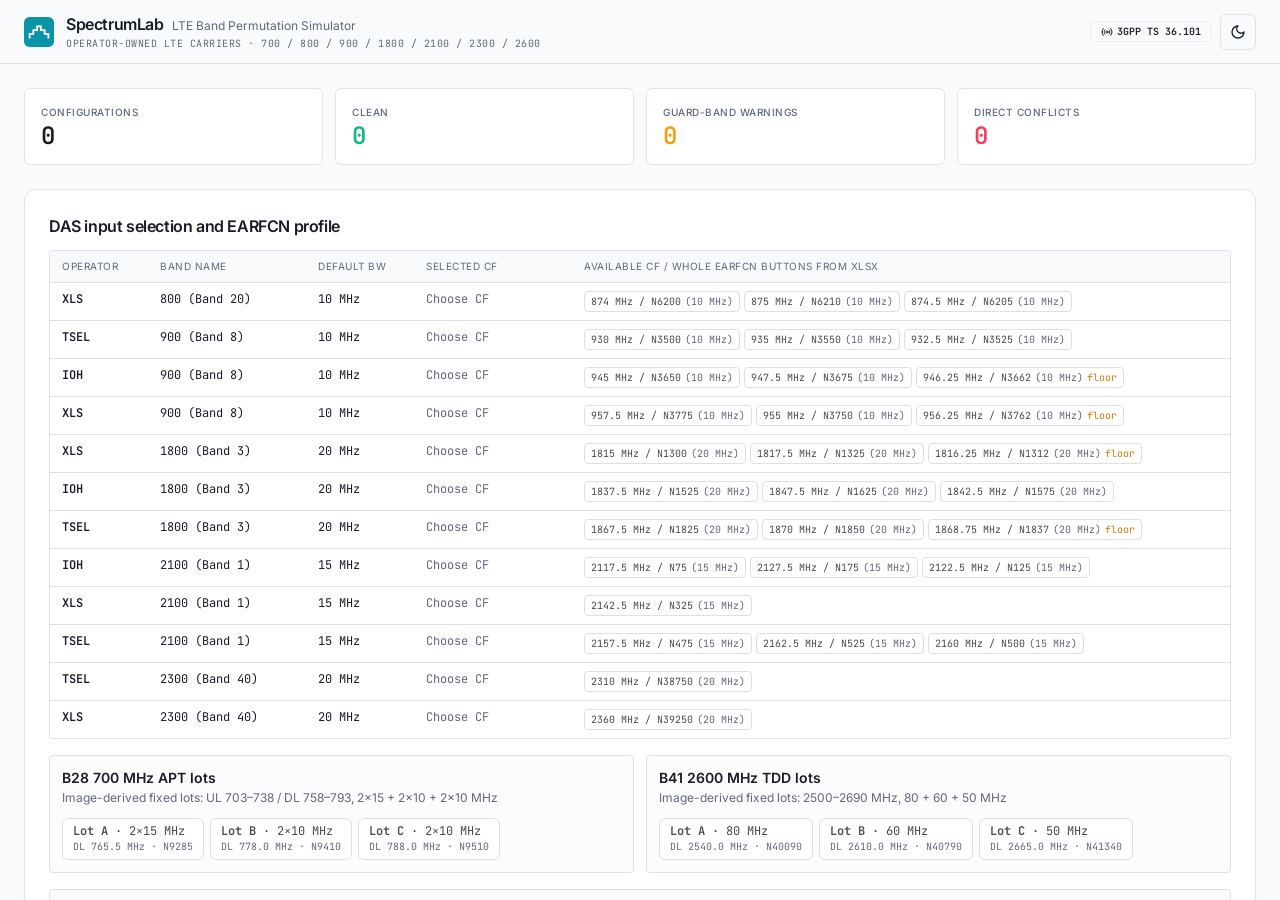
<file: index.html>
<!doctype html>
<html lang="en">
  <head>
    <meta charset="UTF-8" />
    <meta name="viewport" content="width=device-width, initial-scale=1.0, maximum-scale=1" />
    <link rel="icon" type="image/svg+xml" href="data:image/svg+xml;utf8,<svg xmlns='http://www.w3.org/2000/svg' viewBox='0 0 32 32'><rect width='32' height='32' rx='6' fill='%2306b6d4'/><path d='M8 22 L8 10 M8 10 L14 10 L14 14 M14 14 L24 14 M14 14 L14 22' stroke='%23071524' stroke-width='2.5' fill='none' stroke-linecap='square'/></svg>" />
    <title>SpectrumLab · LTE Band Permutation Simulator</title>
    <meta name="description" content="Interactive LTE band-permutation simulator for MNO network documentation" />
    <link rel="preconnect" href="https://fonts.googleapis.com" />
    <link rel="preconnect" href="https://fonts.gstatic.com" crossorigin />
    <link
      href="https://fonts.googleapis.com/css2?family=Architects+Daughter&family=DM+Sans:ital,opsz,wght@0,9..40,100..1000;1,9..40,100..1000&family=Fira+Code:wght@300..700&family=Geist+Mono:wght@100..900&family=Geist:wght@100..900&family=IBM+Plex+Mono:ital,wght@0,100;0,200;0,300;0,400;0,500;0,600;0,700;1,100;1,200;1,300;1,400;1,500;1,600;1,700&family=IBM+Plex+Sans:ital,wght@0,100..700;1,100..700&family=Inter:ital,opsz,wght@0,14..32,100..900;1,14..32,100..900&family=JetBrains+Mono:ital,wght@0,100..800;1,100..800&family=Libre+Baskerville:ital,wght@0,400;0,700;1,400&family=Lora:ital,wght@0,400..700;1,400..700&family=Merriweather:ital,opsz,wght@0,18..144,300..900;1,18..144,300..900&family=Montserrat:ital,wght@0,100..900;1,100..900&family=Open+Sans:ital,wght@0,300..800;1,300..800&family=Outfit:wght@100..900&family=Oxanium:wght@200..800&family=Playfair+Display:ital,wght@0,400..900;1,400..900&family=Plus+Jakarta+Sans:ital,wght@0,200..800;1,200..800&family=Poppins:ital,wght@0,100;0,200;0,300;0,400;0,500;0,600;0,700;0,800;0,900;1,100;1,200;1,300;1,400;1,500;1,600;1,700;1,800;1,900&family=Roboto+Mono:ital,wght@0,100..700;1,100..700&family=Roboto:ital,wght@0,100..900;1,100..900&family=Source+Code+Pro:ital,wght@0,200..900;1,200..900&family=Source+Serif+4:ital,opsz,wght@0,8..60,200..900;1,8..60,200..900&family=Space+Grotesk:wght@300..700&family=Space+Mono:ital,wght@0,400;0,700;1,400;1,700&display=swap"
      rel="stylesheet"
    />
    <script type="module" crossorigin src="./assets/index-DWuWUb5t.js"></script>
    <link rel="stylesheet" crossorigin href="./assets/index-BZrezYXT.css">
  </head>
  <body>
    <div id="root"></div>
  <script data-pplx-inline-edit>
(function () {
  if (window === window.top) return;

  const allowedParentOrigins = ["https://www.perplexity.ai","https://perplexity.ai","https://testing.perplexity.ai","https://staging.perplexity.ai","https://*.preview.i.perplexity.ai","http://localhost:3000","http://127.0.0.1:3000","http://localhost:5173","http://127.0.0.1:5173"];
  const MAX_FONT_BYTES = 500 * 1024;
  const MAX_TOTAL_FONT_BYTES = 2 * 1024 * 1024;
  let scrollForwarding = false;
  let scrollRaf = 0;
  let trustedTopOrigin = null;

  // Allow entries like "https://*.preview.i.perplexity.ai" — the wildcard
  // matches a single DNS label (no dots), so "https://*.foo" cannot stretch
  // across multiple labels.
  function matchesAllowedOrigin(origin) {
    if (!origin) return false;
    for (const entry of allowedParentOrigins) {
      if (!entry.includes("*")) {
        if (entry === origin) return true;
        continue;
      }
      const pattern = new RegExp(
        "^" +
          entry.replace(/[.+?^${}()|[\]\\]/g, "\\$&").replace(/\*/g, "[^.]+") +
          "$",
      );
      if (pattern.test(origin)) return true;
    }
    return false;
  }

  // Trust decision: when the sender is same-origin-visible (event.origin is a
  // real origin like https://www.perplexity.ai) we trust event.origin directly.
  // When event.origin is "null" (opaque broker srcdoc), we fall back to the
  // broker's stamped `parentOrigin` to identify the top window. The fallback
  // is claim-only — we rely on the browser's native `targetOrigin` enforcement
  // on the response path (see postToTrustedTop) to ensure replies can't be
  // delivered to anyone but the actual top window of that claimed origin.
  function getTrustedParentOrigin(event) {
    const forwardedParentOrigin =
      typeof event.data.parentOrigin === "string" ? event.data.parentOrigin : null;
    const parentOrigin = event.origin === "null" ? forwardedParentOrigin : event.origin;
    return matchesAllowedOrigin(parentOrigin) ? parentOrigin : null;
  }

  // All responses go to window.top with targetOrigin = the allowlisted origin.
  // An attacker that iframes us inside their own null-origin broker can claim
  // any parentOrigin they like, but the browser will drop the reply whenever
  // the real top's origin doesn't match — so the screenshot never leaves.
  function postToTrustedTop(message) {
    if (!trustedTopOrigin) return;
    try {
      window.top.postMessage(message, trustedTopOrigin);
    } catch (_error) {}
  }

  function inlineAll(original, clone) {
    if (original.nodeType !== 1 || clone.nodeType !== 1) return;

    try {
      const computedStyle = getComputedStyle(original);
      // cssText on a computed style is the serialized declaration in modern
      // Chromium/Safari — a single read beats enumerating ~400 longhand
      // properties. Firefox returns "" here, so we fall back on empty.
      const serialized = computedStyle.cssText;
      if (serialized) {
        clone.style.cssText = serialized;
      } else {
        const parts = new Array(computedStyle.length);
        for (let index = 0; index < computedStyle.length; index += 1) {
          const property = computedStyle[index];
          parts[index] = `${property}:${computedStyle.getPropertyValue(property)};`;
        }
        clone.style.cssText = parts.join("");
      }
    } catch (_error) {}

    const originalChildren = original.children;
    const clonedChildren = clone.children;
    for (
      let index = 0;
      index < originalChildren.length && index < clonedChildren.length;
      index += 1
    ) {
      inlineAll(originalChildren[index], clonedChildren[index]);
    }
  }

  function extractFontUrl(srcValue) {
    const matches = [
      ...srcValue.matchAll(
        /url\(["']?([^"')]+)["']?\)(?:\s*format\(["']?([^"')]+)["']?\))?/gi,
      ),
    ];
    if (matches.length === 0) return null;
    const woff2 = matches.find((m) => m[2] && m[2].toLowerCase().includes("woff2"));
    if (woff2) return woff2[1];
    const woff = matches.find((m) => m[2] && m[2].toLowerCase().includes("woff"));
    if (woff) return woff[1];
    return matches[0][1];
  }

  // Cache resolved font URL -> data URI across captures. Fonts on a page
  // essentially never change, and a batch run emits multiple captures back to
  // back — without this we'd refetch + re-base64 every time.
  const fontDataUriCache = new Map();
  const SRC_DECLARATION_RE = /src\s*:\s*[^;}]+/i;

  async function fetchAsDataUri(url) {
    if (fontDataUriCache.has(url)) return fontDataUriCache.get(url);
    let dataUri = null;
    try {
      const response = await fetch(url, { mode: "cors", credentials: "omit" });
      if (response.ok) {
        const blob = await response.blob();
        if (blob.size <= MAX_FONT_BYTES) {
          dataUri = await new Promise((resolve) => {
            const reader = new FileReader();
            reader.onloadend = () =>
              resolve(typeof reader.result === "string" ? reader.result : null);
            reader.onerror = () => resolve(null);
            reader.readAsDataURL(blob);
          });
        }
      }
    } catch (_error) {
      dataUri = null;
    }
    fontDataUriCache.set(url, dataUri);
    return dataUri;
  }

  function collectFontFaceRuleTexts() {
    const rules = [];
    for (const sheet of document.styleSheets) {
      let cssRules;
      try {
        cssRules = sheet.cssRules;
      } catch (_error) {
        continue;
      }
      if (!cssRules) continue;
      for (const rule of cssRules) {
        const cssText = rule.cssText || "";
        if (cssText.startsWith("@font-face")) rules.push(cssText);
      }
    }
    return rules;
  }

  async function buildInlinedFontCss() {
    const ruleTexts = collectFontFaceRuleTexts();
    if (ruleTexts.length === 0) return null;

    const resolved = ruleTexts.map((cssText) => {
      if (!SRC_DECLARATION_RE.test(cssText)) return null;
      const srcMatch = cssText.match(/src\s*:\s*([^;}]+)[;}]/i);
      if (!srcMatch) return null;
      const url = extractFontUrl(srcMatch[1]);
      if (!url) return null;
      try {
        return { cssText, url: new URL(url, document.baseURI).href };
      } catch (_error) {
        return null;
      }
    });

    const dataUris = await Promise.all(
      resolved.map((entry) => (entry ? fetchAsDataUri(entry.url) : Promise.resolve(null))),
    );

    const inlined = [];
    let totalBytes = 0;
    for (let index = 0; index < resolved.length; index += 1) {
      const entry = resolved[index];
      const dataUri = dataUris[index];
      if (!entry || !dataUri) continue;
      const approxBytes = dataUri.length * 0.75;
      if (totalBytes + approxBytes > MAX_TOTAL_FONT_BYTES) break;
      totalBytes += approxBytes;
      inlined.push(entry.cssText.replace(SRC_DECLARATION_RE, `src: url("${dataUri}")`));
    }
    return inlined.length > 0 ? inlined.join("\n") : null;
  }

  function stripExternal(clone) {
    const images = clone.querySelectorAll("img");
    for (let index = 0; index < images.length; index += 1) {
      const src = images[index].getAttribute("src");
      if (src && !src.startsWith("data:")) images[index].removeAttribute("src");
    }

    const elements = clone.querySelectorAll("*");
    for (let index = 0; index < elements.length; index += 1) {
      const style = elements[index].style.cssText;
      if (style && style.includes("url(")) {
        elements[index].style.cssText = style.replace(
          /url\(["']?(?!data:)[^)"']*["']?\)/gi,
          "none",
        );
      }
    }
  }

  function emitScroll() {
    scrollRaf = 0;
    if (!scrollForwarding) return;
    postToTrustedTop({
      type: "INLINE_EDIT_SCROLL",
      scrollX: window.scrollX,
      scrollY: window.scrollY,
    });
  }

  window.addEventListener(
    "scroll",
    function () {
      if (!scrollForwarding || scrollRaf) return;
      scrollRaf = requestAnimationFrame(emitScroll);
    },
    { passive: true, capture: true },
  );

  async function handleCaptureRequest(event) {
    const requestId = event.data.requestId;
    const scrollX = window.scrollX;
    const scrollY = window.scrollY;
    const width = window.innerWidth;
    const height = window.innerHeight;

    function postResult(dataUrl) {
      postToTrustedTop({
        type: "INLINE_EDIT_SCREENSHOT_RESULT",
        requestId,
        dataUrl,
        scrollX,
        scrollY,
      });
    }

    try {
      // Wait for any pending web fonts to resolve so both inline metrics and
      // the @font-face inlining below see the same loaded faces.
      if (document.fonts && document.fonts.ready) {
        try {
          await document.fonts.ready;
        } catch (_error) {}
      }

      const clone = document.documentElement.cloneNode(true);
      inlineAll(document.documentElement, clone);

      const removedNodes = clone.querySelectorAll("script,link[rel=\"stylesheet\"],style");
      for (let index = 0; index < removedNodes.length; index += 1) {
        removedNodes[index].remove();
      }

      stripExternal(clone);

      // Re-embed web fonts as data-URI @font-face rules so the SVG rasterizer
      // can resolve them — external font URLs aren't fetched during
      // foreignObject rendering, which would otherwise force a fallback face
      // and change text metrics.
      const inlinedFontCss = await buildInlinedFontCss();
      if (inlinedFontCss) {
        const styleEl = document.createElement("style");
        styleEl.textContent = inlinedFontCss;
        const head = clone.querySelector("head");
        if (head) head.appendChild(styleEl);
        else clone.insertBefore(styleEl, clone.firstChild);
      }

      const html = new XMLSerializer().serializeToString(clone);
      const svg =
        `<svg xmlns="http://www.w3.org/2000/svg" width="${width}" height="${height}">` +
        '<foreignObject width="100%" height="100%">' +
        `<div xmlns="http://www.w3.org/1999/xhtml" style="width:${width}px;height:${height}px;overflow:hidden">` +
        `<div style="position:relative;left:-${scrollX}px;top:-${scrollY}px">` +
        html +
        "</div></div></foreignObject></svg>";
      const svgUrl = `data:image/svg+xml;charset=utf-8,${encodeURIComponent(svg)}`;
      const image = new Image();
      image.onload = function () {
        const canvas = document.createElement("canvas");
        canvas.width = width;
        canvas.height = height;
        canvas.getContext("2d").drawImage(image, 0, 0);
        postResult(canvas.toDataURL("image/png"));
      };
      image.onerror = function () {
        postResult(null);
      };
      image.src = svgUrl;
    } catch (_error) {
      postResult(null);
    }
  }

  window.addEventListener("message", function (event) {
    if (!event.data) return;
    // Only accept messages from the direct parent frame. Blocks sibling /
    // unrelated-window postMessage senders that could otherwise reach us.
    if (event.source !== window.parent) return;

    const trustedParentOrigin = getTrustedParentOrigin(event);
    if (!trustedParentOrigin) return;
    trustedTopOrigin = trustedParentOrigin;

    if (event.data.type === "INLINE_EDIT_SCROLL_START") {
      scrollForwarding = true;
      emitScroll();
      return;
    }

    if (event.data.type === "INLINE_EDIT_SCROLL_STOP") {
      scrollForwarding = false;
      if (scrollRaf) cancelAnimationFrame(scrollRaf);
      scrollRaf = 0;
      return;
    }

    if (event.data.type !== "INLINE_EDIT_CAPTURE_REQUEST") return;

    handleCaptureRequest(event);
  });
})();


</script></body>
</html>
</file>
<file: assets/index-BZrezYXT.css>
*,:before,:after{--tw-border-spacing-x: 0;--tw-border-spacing-y: 0;--tw-translate-x: 0;--tw-translate-y: 0;--tw-rotate: 0;--tw-skew-x: 0;--tw-skew-y: 0;--tw-scale-x: 1;--tw-scale-y: 1;--tw-pan-x: ;--tw-pan-y: ;--tw-pinch-zoom: ;--tw-scroll-snap-strictness: proximity;--tw-gradient-from-position: ;--tw-gradient-via-position: ;--tw-gradient-to-position: ;--tw-ordinal: ;--tw-slashed-zero: ;--tw-numeric-figure: ;--tw-numeric-spacing: ;--tw-numeric-fraction: ;--tw-ring-inset: ;--tw-ring-offset-width: 0px;--tw-ring-offset-color: #fff;--tw-ring-color: rgb(59 130 246 / .5);--tw-ring-offset-shadow: 0 0 #0000;--tw-ring-shadow: 0 0 #0000;--tw-shadow: 0 0 #0000;--tw-shadow-colored: 0 0 #0000;--tw-blur: ;--tw-brightness: ;--tw-contrast: ;--tw-grayscale: ;--tw-hue-rotate: ;--tw-invert: ;--tw-saturate: ;--tw-sepia: ;--tw-drop-shadow: ;--tw-backdrop-blur: ;--tw-backdrop-brightness: ;--tw-backdrop-contrast: ;--tw-backdrop-grayscale: ;--tw-backdrop-hue-rotate: ;--tw-backdrop-invert: ;--tw-backdrop-opacity: ;--tw-backdrop-saturate: ;--tw-backdrop-sepia: ;--tw-contain-size: ;--tw-contain-layout: ;--tw-contain-paint: ;--tw-contain-style: }::backdrop{--tw-border-spacing-x: 0;--tw-border-spacing-y: 0;--tw-translate-x: 0;--tw-translate-y: 0;--tw-rotate: 0;--tw-skew-x: 0;--tw-skew-y: 0;--tw-scale-x: 1;--tw-scale-y: 1;--tw-pan-x: ;--tw-pan-y: ;--tw-pinch-zoom: ;--tw-scroll-snap-strictness: proximity;--tw-gradient-from-position: ;--tw-gradient-via-position: ;--tw-gradient-to-position: ;--tw-ordinal: ;--tw-slashed-zero: ;--tw-numeric-figure: ;--tw-numeric-spacing: ;--tw-numeric-fraction: ;--tw-ring-inset: ;--tw-ring-offset-width: 0px;--tw-ring-offset-color: #fff;--tw-ring-color: rgb(59 130 246 / .5);--tw-ring-offset-shadow: 0 0 #0000;--tw-ring-shadow: 0 0 #0000;--tw-shadow: 0 0 #0000;--tw-shadow-colored: 0 0 #0000;--tw-blur: ;--tw-brightness: ;--tw-contrast: ;--tw-grayscale: ;--tw-hue-rotate: ;--tw-invert: ;--tw-saturate: ;--tw-sepia: ;--tw-drop-shadow: ;--tw-backdrop-blur: ;--tw-backdrop-brightness: ;--tw-backdrop-contrast: ;--tw-backdrop-grayscale: ;--tw-backdrop-hue-rotate: ;--tw-backdrop-invert: ;--tw-backdrop-opacity: ;--tw-backdrop-saturate: ;--tw-backdrop-sepia: ;--tw-contain-size: ;--tw-contain-layout: ;--tw-contain-paint: ;--tw-contain-style: }*,:before,:after{box-sizing:border-box;border-width:0;border-style:solid;border-color:#e5e7eb}:before,:after{--tw-content: ""}html,:host{line-height:1.5;-webkit-text-size-adjust:100%;-moz-tab-size:4;-o-tab-size:4;tab-size:4;font-family:var(--font-sans);font-feature-settings:normal;font-variation-settings:normal;-webkit-tap-highlight-color:transparent}body{margin:0;line-height:inherit}hr{height:0;color:inherit;border-top-width:1px}abbr:where([title]){-webkit-text-decoration:underline dotted;text-decoration:underline dotted}h1,h2,h3,h4,h5,h6{font-size:inherit;font-weight:inherit}a{color:inherit;text-decoration:inherit}b,strong{font-weight:bolder}code,kbd,samp,pre{font-family:var(--font-mono);font-feature-settings:normal;font-variation-settings:normal;font-size:1em}small{font-size:80%}sub,sup{font-size:75%;line-height:0;position:relative;vertical-align:baseline}sub{bottom:-.25em}sup{top:-.5em}table{text-indent:0;border-color:inherit;border-collapse:collapse}button,input,optgroup,select,textarea{font-family:inherit;font-feature-settings:inherit;font-variation-settings:inherit;font-size:100%;font-weight:inherit;line-height:inherit;letter-spacing:inherit;color:inherit;margin:0;padding:0}button,select{text-transform:none}button,input:where([type=button]),input:where([type=reset]),input:where([type=submit]){-webkit-appearance:button;background-color:transparent;background-image:none}:-moz-focusring{outline:auto}:-moz-ui-invalid{box-shadow:none}progress{vertical-align:baseline}::-webkit-inner-spin-button,::-webkit-outer-spin-button{height:auto}[type=search]{-webkit-appearance:textfield;outline-offset:-2px}::-webkit-search-decoration{-webkit-appearance:none}::-webkit-file-upload-button{-webkit-appearance:button;font:inherit}summary{display:list-item}blockquote,dl,dd,h1,h2,h3,h4,h5,h6,hr,figure,p,pre{margin:0}fieldset{margin:0;padding:0}legend{padding:0}ol,ul,menu{list-style:none;margin:0;padding:0}dialog{padding:0}textarea{resize:vertical}input::-moz-placeholder,textarea::-moz-placeholder{opacity:1;color:#9ca3af}input::placeholder,textarea::placeholder{opacity:1;color:#9ca3af}button,[role=button]{cursor:pointer}:disabled{cursor:default}img,svg,video,canvas,audio,iframe,embed,object{display:block;vertical-align:middle}img,video{max-width:100%;height:auto}[hidden]:where(:not([hidden=until-found])){display:none}*{--tw-border-opacity: 1;border-color:hsl(var(--border) / var(--tw-border-opacity, 1))}body{--tw-bg-opacity: 1;background-color:hsl(var(--background) / var(--tw-bg-opacity, 1));font-family:var(--font-sans);--tw-text-opacity: 1;color:hsl(var(--foreground) / var(--tw-text-opacity, 1));-webkit-font-smoothing:antialiased;-moz-osx-font-smoothing:grayscale}.sr-only{position:absolute;width:1px;height:1px;padding:0;margin:-1px;overflow:hidden;clip:rect(0,0,0,0);white-space:nowrap;border-width:0}.pointer-events-none{pointer-events:none}.pointer-events-auto{pointer-events:auto}.visible{visibility:visible}.invisible{visibility:hidden}.fixed{position:fixed}.absolute{position:absolute}.relative{position:relative}.sticky{position:sticky}.inset-0{inset:0}.inset-x-0{left:0;right:0}.inset-y-0{top:0;bottom:0}.-bottom-12{bottom:-3rem}.-left-12{left:-3rem}.-right-12{right:-3rem}.-top-12{top:-3rem}.bottom-0{bottom:0}.left-0{left:0}.left-1{left:.25rem}.left-1\/2{left:50%}.left-2{left:.5rem}.left-\[50\%\]{left:50%}.right-0{right:0}.right-1{right:.25rem}.right-2{right:.5rem}.right-3{right:.75rem}.right-4{right:1rem}.top-0{top:0}.top-1\.5{top:.375rem}.top-1\/2{top:50%}.top-2{top:.5rem}.top-3\.5{top:.875rem}.top-4{top:1rem}.top-\[1px\]{top:1px}.top-\[50\%\]{top:50%}.top-\[60\%\]{top:60%}.top-full{top:100%}.z-10{z-index:10}.z-20{z-index:20}.z-50{z-index:50}.z-\[100\]{z-index:100}.z-\[1\]{z-index:1}.col-span-4{grid-column:span 4 / span 4}.-mx-1{margin-left:-.25rem;margin-right:-.25rem}.mx-2{margin-left:.5rem;margin-right:.5rem}.mx-3\.5{margin-left:.875rem;margin-right:.875rem}.mx-4{margin-left:1rem;margin-right:1rem}.mx-auto{margin-left:auto;margin-right:auto}.my-0\.5{margin-top:.125rem;margin-bottom:.125rem}.my-1{margin-top:.25rem;margin-bottom:.25rem}.-ml-4{margin-left:-1rem}.-mt-4{margin-top:-1rem}.mb-1{margin-bottom:.25rem}.mb-2{margin-bottom:.5rem}.mb-4{margin-bottom:1rem}.ml-1{margin-left:.25rem}.ml-4{margin-left:1rem}.ml-auto{margin-left:auto}.mr-1{margin-right:.25rem}.mr-2{margin-right:.5rem}.mt-0\.5{margin-top:.125rem}.mt-1{margin-top:.25rem}.mt-1\.5{margin-top:.375rem}.mt-2{margin-top:.5rem}.mt-24{margin-top:6rem}.mt-3{margin-top:.75rem}.mt-4{margin-top:1rem}.mt-auto{margin-top:auto}.block{display:block}.inline{display:inline}.flex{display:flex}.inline-flex{display:inline-flex}.table{display:table}.grid{display:grid}.hidden{display:none}.aspect-square{aspect-ratio:1 / 1}.aspect-video{aspect-ratio:16 / 9}.size-4{width:1rem;height:1rem}.h-1\.5{height:.375rem}.h-10{height:2.5rem}.h-11{height:2.75rem}.h-12{height:3rem}.h-2{height:.5rem}.h-2\.5{height:.625rem}.h-3{height:.75rem}.h-3\.5{height:.875rem}.h-4{height:1rem}.h-5{height:1.25rem}.h-6{height:1.5rem}.h-7{height:1.75rem}.h-8{height:2rem}.h-9{height:2.25rem}.h-\[1px\]{height:1px}.h-\[var\(--radix-navigation-menu-viewport-height\)\]{height:var(--radix-navigation-menu-viewport-height)}.h-\[var\(--radix-select-trigger-height\)\]{height:var(--radix-select-trigger-height)}.h-auto{height:auto}.h-dvh{height:100dvh}.h-full{height:100%}.h-px{height:1px}.h-svh{height:100svh}.max-h-24{max-height:6rem}.max-h-\[--radix-context-menu-content-available-height\]{max-height:var(--radix-context-menu-content-available-height)}.max-h-\[--radix-select-content-available-height\]{max-height:var(--radix-select-content-available-height)}.max-h-\[300px\]{max-height:300px}.max-h-\[var\(--radix-dropdown-menu-content-available-height\)\]{max-height:var(--radix-dropdown-menu-content-available-height)}.max-h-screen{max-height:100vh}.min-h-0{min-height:0px}.min-h-10{min-height:2.5rem}.min-h-8{min-height:2rem}.min-h-9{min-height:2.25rem}.min-h-\[80px\]{min-height:80px}.min-h-screen{min-height:100vh}.min-h-svh{min-height:100svh}.w-0{width:0px}.w-1{width:.25rem}.w-10{width:2.5rem}.w-11{width:2.75rem}.w-12{width:3rem}.w-2{width:.5rem}.w-2\.5{width:.625rem}.w-2\/3{width:66.666667%}.w-20{width:5rem}.w-28{width:7rem}.w-3{width:.75rem}.w-3\.5{width:.875rem}.w-3\/4{width:75%}.w-32{width:8rem}.w-36{width:9rem}.w-4{width:1rem}.w-40{width:10rem}.w-48{width:12rem}.w-5{width:1.25rem}.w-64{width:16rem}.w-7{width:1.75rem}.w-72{width:18rem}.w-8{width:2rem}.w-9{width:2.25rem}.w-\[100px\]{width:100px}.w-\[1px\]{width:1px}.w-\[var\(--sidebar-width\)\]{width:var(--sidebar-width)}.w-auto{width:auto}.w-full{width:100%}.w-max{width:-moz-max-content;width:max-content}.w-px{width:1px}.min-w-0{min-width:0px}.min-w-10{min-width:2.5rem}.min-w-11{min-width:2.75rem}.min-w-5{min-width:1.25rem}.min-w-9{min-width:2.25rem}.min-w-\[12rem\]{min-width:12rem}.min-w-\[280px\]{min-width:280px}.min-w-\[520px\]{min-width:520px}.min-w-\[760px\]{min-width:760px}.min-w-\[8rem\]{min-width:8rem}.min-w-\[980px\]{min-width:980px}.min-w-\[var\(--radix-select-trigger-width\)\]{min-width:var(--radix-select-trigger-width)}.max-w-\[1400px\]{max-width:1400px}.max-w-\[var\(--skeleton-width\)\]{max-width:var(--skeleton-width)}.max-w-lg{max-width:32rem}.max-w-max{max-width:-moz-max-content;max-width:max-content}.max-w-md{max-width:28rem}.flex-1{flex:1 1 0%}.shrink-0{flex-shrink:0}.grow{flex-grow:1}.grow-0{flex-grow:0}.basis-full{flex-basis:100%}.caption-bottom{caption-side:bottom}.border-collapse{border-collapse:collapse}.origin-\[--radix-context-menu-content-transform-origin\]{transform-origin:var(--radix-context-menu-content-transform-origin)}.origin-\[--radix-dropdown-menu-content-transform-origin\]{transform-origin:var(--radix-dropdown-menu-content-transform-origin)}.origin-\[--radix-hover-card-content-transform-origin\]{transform-origin:var(--radix-hover-card-content-transform-origin)}.origin-\[--radix-menubar-content-transform-origin\]{transform-origin:var(--radix-menubar-content-transform-origin)}.origin-\[--radix-popover-content-transform-origin\]{transform-origin:var(--radix-popover-content-transform-origin)}.origin-\[--radix-select-content-transform-origin\]{transform-origin:var(--radix-select-content-transform-origin)}.origin-\[--radix-tooltip-content-transform-origin\]{transform-origin:var(--radix-tooltip-content-transform-origin)}.-translate-x-1\/2{--tw-translate-x: -50%;transform:translate(var(--tw-translate-x),var(--tw-translate-y)) rotate(var(--tw-rotate)) skew(var(--tw-skew-x)) skewY(var(--tw-skew-y)) scaleX(var(--tw-scale-x)) scaleY(var(--tw-scale-y))}.-translate-x-px{--tw-translate-x: -1px;transform:translate(var(--tw-translate-x),var(--tw-translate-y)) rotate(var(--tw-rotate)) skew(var(--tw-skew-x)) skewY(var(--tw-skew-y)) scaleX(var(--tw-scale-x)) scaleY(var(--tw-scale-y))}.-translate-y-1\/2{--tw-translate-y: -50%;transform:translate(var(--tw-translate-x),var(--tw-translate-y)) rotate(var(--tw-rotate)) skew(var(--tw-skew-x)) skewY(var(--tw-skew-y)) scaleX(var(--tw-scale-x)) scaleY(var(--tw-scale-y))}.translate-x-\[-50\%\]{--tw-translate-x: -50%;transform:translate(var(--tw-translate-x),var(--tw-translate-y)) rotate(var(--tw-rotate)) skew(var(--tw-skew-x)) skewY(var(--tw-skew-y)) scaleX(var(--tw-scale-x)) scaleY(var(--tw-scale-y))}.translate-x-px{--tw-translate-x: 1px;transform:translate(var(--tw-translate-x),var(--tw-translate-y)) rotate(var(--tw-rotate)) skew(var(--tw-skew-x)) skewY(var(--tw-skew-y)) scaleX(var(--tw-scale-x)) scaleY(var(--tw-scale-y))}.translate-y-\[-50\%\]{--tw-translate-y: -50%;transform:translate(var(--tw-translate-x),var(--tw-translate-y)) rotate(var(--tw-rotate)) skew(var(--tw-skew-x)) skewY(var(--tw-skew-y)) scaleX(var(--tw-scale-x)) scaleY(var(--tw-scale-y))}.rotate-45{--tw-rotate: 45deg;transform:translate(var(--tw-translate-x),var(--tw-translate-y)) rotate(var(--tw-rotate)) skew(var(--tw-skew-x)) skewY(var(--tw-skew-y)) scaleX(var(--tw-scale-x)) scaleY(var(--tw-scale-y))}.rotate-90{--tw-rotate: 90deg;transform:translate(var(--tw-translate-x),var(--tw-translate-y)) rotate(var(--tw-rotate)) skew(var(--tw-skew-x)) skewY(var(--tw-skew-y)) scaleX(var(--tw-scale-x)) scaleY(var(--tw-scale-y))}.transform{transform:translate(var(--tw-translate-x),var(--tw-translate-y)) rotate(var(--tw-rotate)) skew(var(--tw-skew-x)) skewY(var(--tw-skew-y)) scaleX(var(--tw-scale-x)) scaleY(var(--tw-scale-y))}@keyframes pulse{50%{opacity:.5}}.animate-pulse{animation:pulse 2s cubic-bezier(.4,0,.6,1) infinite}.cursor-default{cursor:default}.cursor-pointer{cursor:pointer}.touch-none{touch-action:none}.select-none{-webkit-user-select:none;-moz-user-select:none;user-select:none}.list-disc{list-style-type:disc}.list-none{list-style-type:none}.grid-cols-2{grid-template-columns:repeat(2,minmax(0,1fr))}.grid-cols-\[90px_150px_100px_150px_1fr\]{grid-template-columns:90px 150px 100px 150px 1fr}.grid-cols-\[90px_170px_120px_120px_120px_1fr\]{grid-template-columns:90px 170px 120px 120px 120px 1fr}.grid-cols-\[auto_1fr_1fr_auto\]{grid-template-columns:auto 1fr 1fr auto}.grid-cols-\[auto_auto_auto_auto\]{grid-template-columns:auto auto auto auto}.flex-row{flex-direction:row}.flex-col{flex-direction:column}.flex-col-reverse{flex-direction:column-reverse}.flex-wrap{flex-wrap:wrap}.items-start{align-items:flex-start}.items-end{align-items:flex-end}.items-center{align-items:center}.items-baseline{align-items:baseline}.items-stretch{align-items:stretch}.justify-end{justify-content:flex-end}.justify-center{justify-content:center}.justify-between{justify-content:space-between}.gap-0\.5{gap:.125rem}.gap-1{gap:.25rem}.gap-1\.5{gap:.375rem}.gap-2{gap:.5rem}.gap-3{gap:.75rem}.gap-4{gap:1rem}.gap-6{gap:1.5rem}.gap-x-3{-moz-column-gap:.75rem;column-gap:.75rem}.gap-y-0\.5{row-gap:.125rem}.gap-y-1{row-gap:.25rem}.space-x-1>:not([hidden])~:not([hidden]){--tw-space-x-reverse: 0;margin-right:calc(.25rem * var(--tw-space-x-reverse));margin-left:calc(.25rem * calc(1 - var(--tw-space-x-reverse)))}.space-x-4>:not([hidden])~:not([hidden]){--tw-space-x-reverse: 0;margin-right:calc(1rem * var(--tw-space-x-reverse));margin-left:calc(1rem * calc(1 - var(--tw-space-x-reverse)))}.space-y-0\.5>:not([hidden])~:not([hidden]){--tw-space-y-reverse: 0;margin-top:calc(.125rem * calc(1 - var(--tw-space-y-reverse)));margin-bottom:calc(.125rem * var(--tw-space-y-reverse))}.space-y-1>:not([hidden])~:not([hidden]){--tw-space-y-reverse: 0;margin-top:calc(.25rem * calc(1 - var(--tw-space-y-reverse)));margin-bottom:calc(.25rem * var(--tw-space-y-reverse))}.space-y-1\.5>:not([hidden])~:not([hidden]){--tw-space-y-reverse: 0;margin-top:calc(.375rem * calc(1 - var(--tw-space-y-reverse)));margin-bottom:calc(.375rem * var(--tw-space-y-reverse))}.space-y-2>:not([hidden])~:not([hidden]){--tw-space-y-reverse: 0;margin-top:calc(.5rem * calc(1 - var(--tw-space-y-reverse)));margin-bottom:calc(.5rem * var(--tw-space-y-reverse))}.space-y-4>:not([hidden])~:not([hidden]){--tw-space-y-reverse: 0;margin-top:calc(1rem * calc(1 - var(--tw-space-y-reverse)));margin-bottom:calc(1rem * var(--tw-space-y-reverse))}.space-y-6>:not([hidden])~:not([hidden]){--tw-space-y-reverse: 0;margin-top:calc(1.5rem * calc(1 - var(--tw-space-y-reverse)));margin-bottom:calc(1.5rem * var(--tw-space-y-reverse))}.divide-y>:not([hidden])~:not([hidden]){--tw-divide-y-reverse: 0;border-top-width:calc(1px * calc(1 - var(--tw-divide-y-reverse)));border-bottom-width:calc(1px * var(--tw-divide-y-reverse))}.divide-border>:not([hidden])~:not([hidden]){--tw-divide-opacity: 1;border-color:hsl(var(--border) / var(--tw-divide-opacity, 1))}.overflow-auto{overflow:auto}.overflow-hidden{overflow:hidden}.overflow-x-auto{overflow-x:auto}.overflow-y-auto{overflow-y:auto}.overflow-x-hidden{overflow-x:hidden}.whitespace-nowrap{white-space:nowrap}.break-words{overflow-wrap:break-word}.rounded{border-radius:.25rem}.rounded-\[2px\]{border-radius:2px}.rounded-\[inherit\]{border-radius:inherit}.rounded-full{border-radius:9999px}.rounded-lg{border-radius:.5625rem}.rounded-md{border-radius:.375rem}.rounded-sm{border-radius:.1875rem}.rounded-xl{border-radius:.75rem}.rounded-t-\[10px\]{border-top-left-radius:10px;border-top-right-radius:10px}.rounded-tl-sm{border-top-left-radius:.1875rem}.border{border-width:1px}.border-2{border-width:2px}.border-\[1\.5px\]{border-width:1.5px}.border-y{border-top-width:1px;border-bottom-width:1px}.border-b{border-bottom-width:1px}.border-l{border-left-width:1px}.border-r{border-right-width:1px}.border-t{border-top-width:1px}.border-dashed{border-style:dashed}.border-\[--color-border\]{border-color:var(--color-border)}.border-amber-500\/40{border-color:#f59e0b66}.border-border{--tw-border-opacity: 1;border-color:hsl(var(--border) / var(--tw-border-opacity, 1))}.border-border\/50{border-color:hsl(var(--border) / .5)}.border-border\/60{border-color:hsl(var(--border) / .6)}.border-card-border{--tw-border-opacity: 1;border-color:hsl(var(--card-border) / var(--tw-border-opacity, 1))}.border-destructive{--tw-border-opacity: 1;border-color:hsl(var(--destructive) / var(--tw-border-opacity, 1))}.border-destructive-border{border-color:var(--destructive-border)}.border-destructive\/50{border-color:hsl(var(--destructive) / .5)}.border-emerald-500\/40{border-color:#10b98166}.border-input{--tw-border-opacity: 1;border-color:hsl(var(--input) / var(--tw-border-opacity, 1))}.border-primary{--tw-border-opacity: 1;border-color:hsl(var(--primary) / var(--tw-border-opacity, 1))}.border-primary-border{border-color:var(--primary-border)}.border-primary\/30{border-color:hsl(var(--primary) / .3)}.border-rose-500\/40{border-color:#f43f5e66}.border-secondary-border{border-color:var(--secondary-border)}.border-sidebar-border{--tw-border-opacity: 1;border-color:hsl(var(--sidebar-border) / var(--tw-border-opacity, 1))}.border-transparent{border-color:transparent}.border-l-transparent{border-left-color:transparent}.border-t-transparent{border-top-color:transparent}.bg-\[--color-bg\]{background-color:var(--color-bg)}.bg-accent{--tw-bg-opacity: 1;background-color:hsl(var(--accent) / var(--tw-bg-opacity, 1))}.bg-amber-500\/10{background-color:#f59e0b1a}.bg-background{--tw-bg-opacity: 1;background-color:hsl(var(--background) / var(--tw-bg-opacity, 1))}.bg-background\/95{background-color:hsl(var(--background) / .95)}.bg-black\/80{background-color:#000c}.bg-border{--tw-bg-opacity: 1;background-color:hsl(var(--border) / var(--tw-bg-opacity, 1))}.bg-card{--tw-bg-opacity: 1;background-color:hsl(var(--card) / var(--tw-bg-opacity, 1))}.bg-destructive{--tw-bg-opacity: 1;background-color:hsl(var(--destructive) / var(--tw-bg-opacity, 1))}.bg-emerald-500\/10{background-color:#10b9811a}.bg-foreground{--tw-bg-opacity: 1;background-color:hsl(var(--foreground) / var(--tw-bg-opacity, 1))}.bg-gray-50{--tw-bg-opacity: 1;background-color:rgb(249 250 251 / var(--tw-bg-opacity, 1))}.bg-muted{--tw-bg-opacity: 1;background-color:hsl(var(--muted) / var(--tw-bg-opacity, 1))}.bg-muted\/20{background-color:hsl(var(--muted) / .2)}.bg-muted\/30{background-color:hsl(var(--muted) / .3)}.bg-muted\/40{background-color:hsl(var(--muted) / .4)}.bg-muted\/50{background-color:hsl(var(--muted) / .5)}.bg-popover{--tw-bg-opacity: 1;background-color:hsl(var(--popover) / var(--tw-bg-opacity, 1))}.bg-primary{--tw-bg-opacity: 1;background-color:hsl(var(--primary) / var(--tw-bg-opacity, 1))}.bg-primary\/15{background-color:hsl(var(--primary) / .15)}.bg-primary\/5{background-color:hsl(var(--primary) / .05)}.bg-rose-500\/10{background-color:#f43f5e1a}.bg-secondary{--tw-bg-opacity: 1;background-color:hsl(var(--secondary) / var(--tw-bg-opacity, 1))}.bg-sidebar{--tw-bg-opacity: 1;background-color:hsl(var(--sidebar) / var(--tw-bg-opacity, 1))}.bg-sidebar-border{--tw-bg-opacity: 1;background-color:hsl(var(--sidebar-border) / var(--tw-bg-opacity, 1))}.bg-transparent{background-color:transparent}.fill-current{fill:currentColor}.fill-primary{fill:hsl(var(--primary) / 1)}.p-0{padding:0}.p-1{padding:.25rem}.p-2{padding:.5rem}.p-3{padding:.75rem}.p-4{padding:1rem}.p-6{padding:1.5rem}.p-8{padding:2rem}.p-\[1px\]{padding:1px}.px-1{padding-left:.25rem;padding-right:.25rem}.px-1\.5{padding-left:.375rem;padding-right:.375rem}.px-2{padding-left:.5rem;padding-right:.5rem}.px-2\.5{padding-left:.625rem;padding-right:.625rem}.px-3{padding-left:.75rem;padding-right:.75rem}.px-4{padding-left:1rem;padding-right:1rem}.px-5{padding-left:1.25rem;padding-right:1.25rem}.px-8{padding-left:2rem;padding-right:2rem}.py-0\.5{padding-top:.125rem;padding-bottom:.125rem}.py-1{padding-top:.25rem;padding-bottom:.25rem}.py-1\.5{padding-top:.375rem;padding-bottom:.375rem}.py-2{padding-top:.5rem;padding-bottom:.5rem}.py-3{padding-top:.75rem;padding-bottom:.75rem}.py-4{padding-top:1rem;padding-bottom:1rem}.py-6{padding-top:1.5rem;padding-bottom:1.5rem}.py-8{padding-top:2rem;padding-bottom:2rem}.pb-2{padding-bottom:.5rem}.pb-3{padding-bottom:.75rem}.pb-4{padding-bottom:1rem}.pb-6{padding-bottom:1.5rem}.pl-2\.5{padding-left:.625rem}.pl-4{padding-left:1rem}.pl-7{padding-left:1.75rem}.pl-8{padding-left:2rem}.pr-1{padding-right:.25rem}.pr-2{padding-right:.5rem}.pr-2\.5{padding-right:.625rem}.pr-8{padding-right:2rem}.pt-0{padding-top:0}.pt-1{padding-top:.25rem}.pt-2{padding-top:.5rem}.pt-3{padding-top:.75rem}.pt-4{padding-top:1rem}.pt-6{padding-top:1.5rem}.text-left{text-align:left}.text-center{text-align:center}.text-right{text-align:right}.align-middle{vertical-align:middle}.font-mono{font-family:var(--font-mono)}.text-2xl{font-size:1.5rem;line-height:2rem}.text-\[0\.8rem\]{font-size:.8rem}.text-\[10px\]{font-size:10px}.text-\[11px\]{font-size:11px}.text-base{font-size:1rem;line-height:1.5rem}.text-lg{font-size:1.125rem;line-height:1.75rem}.text-sm{font-size:.875rem;line-height:1.25rem}.text-xs{font-size:.75rem;line-height:1rem}.font-bold{font-weight:700}.font-medium{font-weight:500}.font-normal{font-weight:400}.font-semibold{font-weight:600}.uppercase{text-transform:uppercase}.tabular-nums{--tw-numeric-spacing: tabular-nums;font-variant-numeric:var(--tw-ordinal) var(--tw-slashed-zero) var(--tw-numeric-figure) var(--tw-numeric-spacing) var(--tw-numeric-fraction)}.leading-none{line-height:1}.tracking-tight{letter-spacing:-.025em}.tracking-wider{letter-spacing:.05em}.tracking-widest{letter-spacing:.1em}.text-accent-foreground{--tw-text-opacity: 1;color:hsl(var(--accent-foreground) / var(--tw-text-opacity, 1))}.text-amber-500{--tw-text-opacity: 1;color:rgb(245 158 11 / var(--tw-text-opacity, 1))}.text-amber-600{--tw-text-opacity: 1;color:rgb(217 119 6 / var(--tw-text-opacity, 1))}.text-amber-700{--tw-text-opacity: 1;color:rgb(180 83 9 / var(--tw-text-opacity, 1))}.text-card-foreground{--tw-text-opacity: 1;color:hsl(var(--card-foreground) / var(--tw-text-opacity, 1))}.text-current{color:currentColor}.text-destructive{--tw-text-opacity: 1;color:hsl(var(--destructive) / var(--tw-text-opacity, 1))}.text-destructive-foreground{--tw-text-opacity: 1;color:hsl(var(--destructive-foreground) / var(--tw-text-opacity, 1))}.text-emerald-500{--tw-text-opacity: 1;color:rgb(16 185 129 / var(--tw-text-opacity, 1))}.text-emerald-700{--tw-text-opacity: 1;color:rgb(4 120 87 / var(--tw-text-opacity, 1))}.text-foreground{--tw-text-opacity: 1;color:hsl(var(--foreground) / var(--tw-text-opacity, 1))}.text-foreground\/50{color:hsl(var(--foreground) / .5)}.text-foreground\/80{color:hsl(var(--foreground) / .8)}.text-gray-600{--tw-text-opacity: 1;color:rgb(75 85 99 / var(--tw-text-opacity, 1))}.text-gray-900{--tw-text-opacity: 1;color:rgb(17 24 39 / var(--tw-text-opacity, 1))}.text-muted-foreground{--tw-text-opacity: 1;color:hsl(var(--muted-foreground) / var(--tw-text-opacity, 1))}.text-popover-foreground{--tw-text-opacity: 1;color:hsl(var(--popover-foreground) / var(--tw-text-opacity, 1))}.text-primary{--tw-text-opacity: 1;color:hsl(var(--primary) / var(--tw-text-opacity, 1))}.text-primary-foreground{--tw-text-opacity: 1;color:hsl(var(--primary-foreground) / var(--tw-text-opacity, 1))}.text-red-500{--tw-text-opacity: 1;color:rgb(239 68 68 / var(--tw-text-opacity, 1))}.text-rose-500{--tw-text-opacity: 1;color:rgb(244 63 94 / var(--tw-text-opacity, 1))}.text-rose-600{--tw-text-opacity: 1;color:rgb(225 29 72 / var(--tw-text-opacity, 1))}.text-rose-700{--tw-text-opacity: 1;color:rgb(190 18 60 / var(--tw-text-opacity, 1))}.text-secondary-foreground{--tw-text-opacity: 1;color:hsl(var(--secondary-foreground) / var(--tw-text-opacity, 1))}.text-sidebar-foreground{--tw-text-opacity: 1;color:hsl(var(--sidebar-foreground) / var(--tw-text-opacity, 1))}.text-sidebar-foreground\/70{color:hsl(var(--sidebar-foreground) / .7)}.text-violet-700{--tw-text-opacity: 1;color:rgb(109 40 217 / var(--tw-text-opacity, 1))}.opacity-0{opacity:0}.opacity-50{opacity:.5}.opacity-60{opacity:.6}.opacity-70{opacity:.7}.opacity-90{opacity:.9}.shadow-\[0_0_0_1px_hsl\(var\(--sidebar-border\)\)\]{--tw-shadow: 0 0 0 1px hsl(var(--sidebar-border));--tw-shadow-colored: 0 0 0 1px var(--tw-shadow-color);box-shadow:var(--tw-ring-offset-shadow, 0 0 #0000),var(--tw-ring-shadow, 0 0 #0000),var(--tw-shadow)}.shadow-lg{--tw-shadow: 0 10px 15px -3px rgb(0 0 0 / .1), 0 4px 6px -4px rgb(0 0 0 / .1);--tw-shadow-colored: 0 10px 15px -3px var(--tw-shadow-color), 0 4px 6px -4px var(--tw-shadow-color);box-shadow:var(--tw-ring-offset-shadow, 0 0 #0000),var(--tw-ring-shadow, 0 0 #0000),var(--tw-shadow)}.shadow-md{--tw-shadow: 0 4px 6px -1px rgb(0 0 0 / .1), 0 2px 4px -2px rgb(0 0 0 / .1);--tw-shadow-colored: 0 4px 6px -1px var(--tw-shadow-color), 0 2px 4px -2px var(--tw-shadow-color);box-shadow:var(--tw-ring-offset-shadow, 0 0 #0000),var(--tw-ring-shadow, 0 0 #0000),var(--tw-shadow)}.shadow-none{--tw-shadow: 0 0 #0000;--tw-shadow-colored: 0 0 #0000;box-shadow:var(--tw-ring-offset-shadow, 0 0 #0000),var(--tw-ring-shadow, 0 0 #0000),var(--tw-shadow)}.shadow-sm{--tw-shadow: 0 1px 2px 0 rgb(0 0 0 / .05);--tw-shadow-colored: 0 1px 2px 0 var(--tw-shadow-color);box-shadow:var(--tw-ring-offset-shadow, 0 0 #0000),var(--tw-ring-shadow, 0 0 #0000),var(--tw-shadow)}.shadow-xl{--tw-shadow: 0 20px 25px -5px rgb(0 0 0 / .1), 0 8px 10px -6px rgb(0 0 0 / .1);--tw-shadow-colored: 0 20px 25px -5px var(--tw-shadow-color), 0 8px 10px -6px var(--tw-shadow-color);box-shadow:var(--tw-ring-offset-shadow, 0 0 #0000),var(--tw-ring-shadow, 0 0 #0000),var(--tw-shadow)}.outline-none{outline:2px solid transparent;outline-offset:2px}.outline{outline-style:solid}.outline-2{outline-width:2px}.outline-offset-2{outline-offset:2px}.outline-transparent{outline-color:transparent}.ring-0{--tw-ring-offset-shadow: var(--tw-ring-inset) 0 0 0 var(--tw-ring-offset-width) var(--tw-ring-offset-color);--tw-ring-shadow: var(--tw-ring-inset) 0 0 0 calc(0px + var(--tw-ring-offset-width)) var(--tw-ring-color);box-shadow:var(--tw-ring-offset-shadow),var(--tw-ring-shadow),var(--tw-shadow, 0 0 #0000)}.ring-2{--tw-ring-offset-shadow: var(--tw-ring-inset) 0 0 0 var(--tw-ring-offset-width) var(--tw-ring-offset-color);--tw-ring-shadow: var(--tw-ring-inset) 0 0 0 calc(2px + var(--tw-ring-offset-width)) var(--tw-ring-color);box-shadow:var(--tw-ring-offset-shadow),var(--tw-ring-shadow),var(--tw-shadow, 0 0 #0000)}.ring-ring{--tw-ring-opacity: 1;--tw-ring-color: hsl(var(--ring) / var(--tw-ring-opacity, 1))}.ring-sidebar-ring{--tw-ring-opacity: 1;--tw-ring-color: hsl(var(--sidebar-ring) / var(--tw-ring-opacity, 1))}.ring-offset-background{--tw-ring-offset-color: hsl(var(--background) / 1)}.filter{filter:var(--tw-blur) var(--tw-brightness) var(--tw-contrast) var(--tw-grayscale) var(--tw-hue-rotate) var(--tw-invert) var(--tw-saturate) var(--tw-sepia) var(--tw-drop-shadow)}.backdrop-blur{--tw-backdrop-blur: blur(8px);-webkit-backdrop-filter:var(--tw-backdrop-blur) var(--tw-backdrop-brightness) var(--tw-backdrop-contrast) var(--tw-backdrop-grayscale) var(--tw-backdrop-hue-rotate) var(--tw-backdrop-invert) var(--tw-backdrop-opacity) var(--tw-backdrop-saturate) var(--tw-backdrop-sepia);backdrop-filter:var(--tw-backdrop-blur) var(--tw-backdrop-brightness) var(--tw-backdrop-contrast) var(--tw-backdrop-grayscale) var(--tw-backdrop-hue-rotate) var(--tw-backdrop-invert) var(--tw-backdrop-opacity) var(--tw-backdrop-saturate) var(--tw-backdrop-sepia)}.transition{transition-property:color,background-color,border-color,text-decoration-color,fill,stroke,opacity,box-shadow,transform,filter,backdrop-filter;transition-timing-function:cubic-bezier(.4,0,.2,1);transition-duration:.15s}.transition-\[left\,right\,width\]{transition-property:left,right,width;transition-timing-function:cubic-bezier(.4,0,.2,1);transition-duration:.15s}.transition-\[margin\,opacity\]{transition-property:margin,opacity;transition-timing-function:cubic-bezier(.4,0,.2,1);transition-duration:.15s}.transition-\[width\,height\,padding\]{transition-property:width,height,padding;transition-timing-function:cubic-bezier(.4,0,.2,1);transition-duration:.15s}.transition-\[width\]{transition-property:width;transition-timing-function:cubic-bezier(.4,0,.2,1);transition-duration:.15s}.transition-all{transition-property:all;transition-timing-function:cubic-bezier(.4,0,.2,1);transition-duration:.15s}.transition-colors{transition-property:color,background-color,border-color,text-decoration-color,fill,stroke;transition-timing-function:cubic-bezier(.4,0,.2,1);transition-duration:.15s}.transition-opacity{transition-property:opacity;transition-timing-function:cubic-bezier(.4,0,.2,1);transition-duration:.15s}.transition-transform{transition-property:transform;transition-timing-function:cubic-bezier(.4,0,.2,1);transition-duration:.15s}.duration-1000{transition-duration:1s}.duration-200{transition-duration:.2s}.ease-in-out{transition-timing-function:cubic-bezier(.4,0,.2,1)}.ease-linear{transition-timing-function:linear}@keyframes enter{0%{opacity:var(--tw-enter-opacity, 1);transform:translate3d(var(--tw-enter-translate-x, 0),var(--tw-enter-translate-y, 0),0) scale3d(var(--tw-enter-scale, 1),var(--tw-enter-scale, 1),var(--tw-enter-scale, 1)) rotate(var(--tw-enter-rotate, 0))}}@keyframes exit{to{opacity:var(--tw-exit-opacity, 1);transform:translate3d(var(--tw-exit-translate-x, 0),var(--tw-exit-translate-y, 0),0) scale3d(var(--tw-exit-scale, 1),var(--tw-exit-scale, 1),var(--tw-exit-scale, 1)) rotate(var(--tw-exit-rotate, 0))}}.animate-in{animation-name:enter;animation-duration:.15s;--tw-enter-opacity: initial;--tw-enter-scale: initial;--tw-enter-rotate: initial;--tw-enter-translate-x: initial;--tw-enter-translate-y: initial}.fade-in-0{--tw-enter-opacity: 0}.fade-in-80{--tw-enter-opacity: .8}.zoom-in-95{--tw-enter-scale: .95}.duration-1000{animation-duration:1s}.duration-200{animation-duration:.2s}.ease-in-out{animation-timing-function:cubic-bezier(.4,0,.2,1)}.ease-linear{animation-timing-function:linear}input[type=search]::-webkit-search-cancel-button{display:none}[contenteditable][data-placeholder]:empty:before{content:attr(data-placeholder);color:hsl(var(--muted-foreground));pointer-events:none}.border.toggle-elevate:before{inset:-1px}.hover-elevate:not(.no-default-hover-elevate),.active-elevate:not(.no-default-active-elevate),.hover-elevate-2:not(.no-default-hover-elevate),.active-elevate-2:not(.no-default-active-elevate){position:relative;z-index:0}.hover-elevate:not(.no-default-hover-elevate):after,.active-elevate:not(.no-default-active-elevate):after,.hover-elevate-2:not(.no-default-hover-elevate):after,.active-elevate-2:not(.no-default-active-elevate):after{content:"";pointer-events:none;position:absolute;inset:0;border-radius:inherit;z-index:999}.hover-elevate:hover:not(.no-default-hover-elevate):after,.active-elevate:active:not(.no-default-active-elevate):after{background-color:var(--elevate-1)}.hover-elevate-2:hover:not(.no-default-hover-elevate):after,.active-elevate-2:active:not(.no-default-active-elevate):after{background-color:var(--elevate-2)}.border.hover-elevate:not(.no-hover-interaction-elevate):after,.border.active-elevate:not(.no-active-interaction-elevate):after,.border.hover-elevate-2:not(.no-hover-interaction-elevate):after,.border.active-elevate-2:not(.no-active-interaction-elevate):after{inset:-1px}.\[border-color\:var\(--badge-outline\)\]{border-color:var(--badge-outline)}.\[border-color\:var\(--button-outline\)\]{border-color:var(--button-outline)}:root{--button-outline: rgba(0, 0, 0, .1);--badge-outline: rgba(0, 0, 0, .05);--opaque-button-border-intensity: -8;--elevate-1: rgba(0, 0, 0, .03);--elevate-2: rgba(0, 0, 0, .08);--background: 210 20% 98%;--foreground: 215 25% 12%;--border: 215 16% 88%;--card: 0 0% 100%;--card-foreground: 215 25% 12%;--card-border: 215 16% 90%;--sidebar: 215 25% 96%;--sidebar-foreground: 215 25% 12%;--sidebar-border: 215 16% 88%;--sidebar-primary: 188 88% 35%;--sidebar-primary-foreground: 0 0% 100%;--sidebar-accent: 215 16% 90%;--sidebar-accent-foreground: 215 25% 12%;--sidebar-ring: 188 88% 35%;--popover: 0 0% 100%;--popover-foreground: 215 25% 12%;--popover-border: 215 16% 88%;--primary: 188 88% 35%;--primary-foreground: 0 0% 100%;--secondary: 215 16% 92%;--secondary-foreground: 215 25% 12%;--muted: 215 16% 94%;--muted-foreground: 215 12% 42%;--accent: 215 16% 92%;--accent-foreground: 215 25% 12%;--destructive: 354 70% 45%;--destructive-foreground: 0 0% 100%;--input: 215 16% 80%;--ring: 188 88% 35%;--chart-1: 188 88% 38%;--chart-2: 25 90% 50%;--chart-3: 215 65% 50%;--chart-4: 280 60% 55%;--chart-5: 45 90% 50%;--font-sans: Inter, system-ui, sans-serif;--font-serif: Georgia, serif;--font-mono: "JetBrains Mono", ui-monospace, Menlo, monospace;--radius: .5rem;--shadow-2xs: 0px 2px 0px 0px hsl(0 0% 0% / 0);--shadow-xs: 0px 2px 0px 0px hsl(0 0% 0% / 0);--shadow-sm: 0px 2px 0px 0px hsl(0 0% 0% / 0), 0px 1px 2px -1px hsl(0 0% 0% / 0);--shadow: 0px 2px 0px 0px hsl(0 0% 0% / 0), 0px 1px 2px -1px hsl(0 0% 0% / 0);--shadow-md: 0px 2px 0px 0px hsl(0 0% 0% / 0), 0px 2px 4px -1px hsl(0 0% 0% / 0);--shadow-lg: 0px 2px 0px 0px hsl(0 0% 0% / 0), 0px 4px 6px -1px hsl(0 0% 0% / 0);--shadow-xl: 0px 2px 0px 0px hsl(0 0% 0% / 0), 0px 8px 10px -1px hsl(0 0% 0% / 0);--shadow-2xl: 0px 2px 0px 0px hsl(0 0% 0% / 0);--tracking-normal: 0em;--spacing: .25rem;--sidebar-primary-border: hsl(var(--sidebar-primary));--sidebar-primary-border: hsl( from hsl(var(--sidebar-primary)) h s calc(l + var(--opaque-button-border-intensity)) / alpha );--sidebar-accent-border: hsl(var(--sidebar-accent));--sidebar-accent-border: hsl( from hsl(var(--sidebar-accent)) h s calc(l + var(--opaque-button-border-intensity)) / alpha );--primary-border: hsl(var(--primary));--primary-border: hsl( from hsl(var(--primary)) h s calc(l + var(--opaque-button-border-intensity)) / alpha );--secondary-border: hsl(var(--secondary));--secondary-border: hsl( from hsl(var(--secondary)) h s calc(l + var(--opaque-button-border-intensity)) / alpha );--muted-border: hsl(var(--muted));--muted-border: hsl( from hsl(var(--muted)) h s calc(l + var(--opaque-button-border-intensity)) / alpha );--accent-border: hsl(var(--accent));--accent-border: hsl( from hsl(var(--accent)) h s calc(l + var(--opaque-button-border-intensity)) / alpha );--destructive-border: hsl(var(--destructive));--destructive-border: hsl( from hsl(var(--destructive)) h s calc(l + var(--opaque-button-border-intensity)) / alpha )}.dark{--button-outline: rgba(255, 255, 255, .1);--badge-outline: rgba(255, 255, 255, .05);--opaque-button-border-intensity: 9;--elevate-1: rgba(255, 255, 255, .04);--elevate-2: rgba(255, 255, 255, .09);--background: 220 25% 7%;--foreground: 210 20% 92%;--border: 220 15% 18%;--card: 220 22% 10%;--card-foreground: 210 20% 92%;--card-border: 220 15% 16%;--sidebar: 220 25% 9%;--sidebar-foreground: 210 20% 92%;--sidebar-border: 220 15% 16%;--sidebar-primary: 188 88% 50%;--sidebar-primary-foreground: 220 25% 7%;--sidebar-accent: 220 15% 16%;--sidebar-accent-foreground: 210 20% 92%;--sidebar-ring: 188 88% 50%;--popover: 220 22% 11%;--popover-foreground: 210 20% 92%;--popover-border: 220 15% 18%;--primary: 188 88% 50%;--primary-foreground: 220 25% 7%;--secondary: 220 18% 16%;--secondary-foreground: 210 20% 92%;--muted: 220 18% 14%;--muted-foreground: 215 12% 60%;--accent: 220 18% 16%;--accent-foreground: 210 20% 92%;--destructive: 354 70% 55%;--destructive-foreground: 0 0% 100%;--input: 220 15% 22%;--ring: 188 88% 50%;--chart-1: 188 88% 55%;--chart-2: 25 90% 60%;--chart-3: 215 65% 60%;--chart-4: 280 60% 65%;--chart-5: 45 90% 60%;--shadow-2xs: 0px 2px 0px 0px hsl(0 0% 0% / 0);--shadow-xs: 0px 2px 0px 0px hsl(0 0% 0% / 0);--shadow-sm: 0px 2px 0px 0px hsl(0 0% 0% / 0), 0px 1px 2px -1px hsl(0 0% 0% / 0);--shadow: 0px 2px 0px 0px hsl(0 0% 0% / 0), 0px 1px 2px -1px hsl(0 0% 0% / 0);--shadow-md: 0px 2px 0px 0px hsl(0 0% 0% / 0), 0px 2px 4px -1px hsl(0 0% 0% / 0);--shadow-lg: 0px 2px 0px 0px hsl(0 0% 0% / 0), 0px 4px 6px -1px hsl(0 0% 0% / 0);--shadow-xl: 0px 2px 0px 0px hsl(0 0% 0% / 0), 0px 8px 10px -1px hsl(0 0% 0% / 0);--shadow-2xl: 0px 2px 0px 0px hsl(0 0% 0% / 0);--sidebar-primary-border: hsl(var(--sidebar-primary));--sidebar-primary-border: hsl( from hsl(var(--sidebar-primary)) h s calc(l + var(--opaque-button-border-intensity)) / alpha );--sidebar-accent-border: hsl(var(--sidebar-accent));--sidebar-accent-border: hsl( from hsl(var(--sidebar-accent)) h s calc(l + var(--opaque-button-border-intensity)) / alpha );--primary-border: hsl(var(--primary));--primary-border: hsl( from hsl(var(--primary)) h s calc(l + var(--opaque-button-border-intensity)) / alpha );--secondary-border: hsl(var(--secondary));--secondary-border: hsl( from hsl(var(--secondary)) h s calc(l + var(--opaque-button-border-intensity)) / alpha );--muted-border: hsl(var(--muted));--muted-border: hsl( from hsl(var(--muted)) h s calc(l + var(--opaque-button-border-intensity)) / alpha );--accent-border: hsl(var(--accent));--accent-border: hsl( from hsl(var(--accent)) h s calc(l + var(--opaque-button-border-intensity)) / alpha );--destructive-border: hsl(var(--destructive));--destructive-border: hsl( from hsl(var(--destructive)) h s calc(l + var(--opaque-button-border-intensity)) / alpha )}.file\:border-0::file-selector-button{border-width:0px}.file\:bg-transparent::file-selector-button{background-color:transparent}.file\:text-sm::file-selector-button{font-size:.875rem;line-height:1.25rem}.file\:font-medium::file-selector-button{font-weight:500}.file\:text-foreground::file-selector-button{--tw-text-opacity: 1;color:hsl(var(--foreground) / var(--tw-text-opacity, 1))}.placeholder\:text-muted-foreground::-moz-placeholder{--tw-text-opacity: 1;color:hsl(var(--muted-foreground) / var(--tw-text-opacity, 1))}.placeholder\:text-muted-foreground::placeholder{--tw-text-opacity: 1;color:hsl(var(--muted-foreground) / var(--tw-text-opacity, 1))}.after\:pointer-events-none:after{content:var(--tw-content);pointer-events:none}.after\:absolute:after{content:var(--tw-content);position:absolute}.after\:-inset-2:after{content:var(--tw-content);inset:-.5rem}.after\:inset-0:after{content:var(--tw-content);inset:0}.after\:inset-y-0:after{content:var(--tw-content);top:0;bottom:0}.after\:left-1\/2:after{content:var(--tw-content);left:50%}.after\:block:after{content:var(--tw-content);display:block}.after\:w-1:after{content:var(--tw-content);width:.25rem}.after\:w-\[2px\]:after{content:var(--tw-content);width:2px}.after\:-translate-x-1\/2:after{content:var(--tw-content);--tw-translate-x: -50%;transform:translate(var(--tw-translate-x),var(--tw-translate-y)) rotate(var(--tw-rotate)) skew(var(--tw-skew-x)) skewY(var(--tw-skew-y)) scaleX(var(--tw-scale-x)) scaleY(var(--tw-scale-y))}.after\:rounded-full:after{content:var(--tw-content);border-radius:9999px}.after\:border:after{content:var(--tw-content);border-width:1px}.after\:border-black\/10:after{content:var(--tw-content);border-color:#0000001a}.after\:content-\[\'\'\]:after{--tw-content: "";content:var(--tw-content)}.after\:border.toggle-elevate:after:before{content:var(--tw-content);inset:-1px}.after\:border.hover-elevate:not(.no-hover-interaction-elevate):after:after,.after\:border.active-elevate:not(.no-active-interaction-elevate):after:after,.after\:border.hover-elevate-2:not(.no-hover-interaction-elevate):after:after,.after\:border.active-elevate-2:not(.no-active-interaction-elevate):after:after{content:var(--tw-content);inset:-1px}.first\:rounded-l-md:first-child{border-top-left-radius:.375rem;border-bottom-left-radius:.375rem}.first\:border-l:first-child{border-left-width:1px}.last\:rounded-r-md:last-child{border-top-right-radius:.375rem;border-bottom-right-radius:.375rem}.focus-within\:relative:focus-within{position:relative}.focus-within\:z-20:focus-within{z-index:20}.hover\:border-primary\/50:hover{border-color:hsl(var(--primary) / .5)}.hover\:bg-accent:hover{--tw-bg-opacity: 1;background-color:hsl(var(--accent) / var(--tw-bg-opacity, 1))}.hover\:bg-muted:hover{--tw-bg-opacity: 1;background-color:hsl(var(--muted) / var(--tw-bg-opacity, 1))}.hover\:bg-muted\/50:hover{background-color:hsl(var(--muted) / .5)}.hover\:bg-primary:hover{--tw-bg-opacity: 1;background-color:hsl(var(--primary) / var(--tw-bg-opacity, 1))}.hover\:bg-secondary:hover{--tw-bg-opacity: 1;background-color:hsl(var(--secondary) / var(--tw-bg-opacity, 1))}.hover\:bg-sidebar-accent:hover{--tw-bg-opacity: 1;background-color:hsl(var(--sidebar-accent) / var(--tw-bg-opacity, 1))}.hover\:text-accent-foreground:hover{--tw-text-opacity: 1;color:hsl(var(--accent-foreground) / var(--tw-text-opacity, 1))}.hover\:text-foreground:hover{--tw-text-opacity: 1;color:hsl(var(--foreground) / var(--tw-text-opacity, 1))}.hover\:text-muted-foreground:hover{--tw-text-opacity: 1;color:hsl(var(--muted-foreground) / var(--tw-text-opacity, 1))}.hover\:text-primary-foreground:hover{--tw-text-opacity: 1;color:hsl(var(--primary-foreground) / var(--tw-text-opacity, 1))}.hover\:text-sidebar-accent-foreground:hover{--tw-text-opacity: 1;color:hsl(var(--sidebar-accent-foreground) / var(--tw-text-opacity, 1))}.hover\:underline:hover{text-decoration-line:underline}.hover\:opacity-100:hover{opacity:1}.hover\:shadow-\[0_0_0_1px_hsl\(var\(--sidebar-accent\)\)\]:hover{--tw-shadow: 0 0 0 1px hsl(var(--sidebar-accent));--tw-shadow-colored: 0 0 0 1px var(--tw-shadow-color);box-shadow:var(--tw-ring-offset-shadow, 0 0 #0000),var(--tw-ring-shadow, 0 0 #0000),var(--tw-shadow)}.hover\:after\:bg-sidebar-border:hover:after{content:var(--tw-content);--tw-bg-opacity: 1;background-color:hsl(var(--sidebar-border) / var(--tw-bg-opacity, 1))}.focus\:bg-accent:focus{--tw-bg-opacity: 1;background-color:hsl(var(--accent) / var(--tw-bg-opacity, 1))}.focus\:bg-primary:focus{--tw-bg-opacity: 1;background-color:hsl(var(--primary) / var(--tw-bg-opacity, 1))}.focus\:text-accent-foreground:focus{--tw-text-opacity: 1;color:hsl(var(--accent-foreground) / var(--tw-text-opacity, 1))}.focus\:text-primary-foreground:focus{--tw-text-opacity: 1;color:hsl(var(--primary-foreground) / var(--tw-text-opacity, 1))}.focus\:opacity-100:focus{opacity:1}.focus\:outline-none:focus{outline:2px solid transparent;outline-offset:2px}.focus\:ring-2:focus{--tw-ring-offset-shadow: var(--tw-ring-inset) 0 0 0 var(--tw-ring-offset-width) var(--tw-ring-offset-color);--tw-ring-shadow: var(--tw-ring-inset) 0 0 0 calc(2px + var(--tw-ring-offset-width)) var(--tw-ring-color);box-shadow:var(--tw-ring-offset-shadow),var(--tw-ring-shadow),var(--tw-shadow, 0 0 #0000)}.focus\:ring-ring:focus{--tw-ring-opacity: 1;--tw-ring-color: hsl(var(--ring) / var(--tw-ring-opacity, 1))}.focus\:ring-offset-2:focus{--tw-ring-offset-width: 2px}.focus-visible\:outline-none:focus-visible{outline:2px solid transparent;outline-offset:2px}.focus-visible\:ring-1:focus-visible{--tw-ring-offset-shadow: var(--tw-ring-inset) 0 0 0 var(--tw-ring-offset-width) var(--tw-ring-offset-color);--tw-ring-shadow: var(--tw-ring-inset) 0 0 0 calc(1px + var(--tw-ring-offset-width)) var(--tw-ring-color);box-shadow:var(--tw-ring-offset-shadow),var(--tw-ring-shadow),var(--tw-shadow, 0 0 #0000)}.focus-visible\:ring-2:focus-visible{--tw-ring-offset-shadow: var(--tw-ring-inset) 0 0 0 var(--tw-ring-offset-width) var(--tw-ring-offset-color);--tw-ring-shadow: var(--tw-ring-inset) 0 0 0 calc(2px + var(--tw-ring-offset-width)) var(--tw-ring-color);box-shadow:var(--tw-ring-offset-shadow),var(--tw-ring-shadow),var(--tw-shadow, 0 0 #0000)}.focus-visible\:ring-ring:focus-visible{--tw-ring-opacity: 1;--tw-ring-color: hsl(var(--ring) / var(--tw-ring-opacity, 1))}.focus-visible\:ring-offset-1:focus-visible{--tw-ring-offset-width: 1px}.focus-visible\:ring-offset-2:focus-visible{--tw-ring-offset-width: 2px}.focus-visible\:ring-offset-background:focus-visible{--tw-ring-offset-color: hsl(var(--background) / 1)}.active\:bg-sidebar-accent:active{--tw-bg-opacity: 1;background-color:hsl(var(--sidebar-accent) / var(--tw-bg-opacity, 1))}.active\:text-sidebar-accent-foreground:active{--tw-text-opacity: 1;color:hsl(var(--sidebar-accent-foreground) / var(--tw-text-opacity, 1))}.active\:shadow-none:active{--tw-shadow: 0 0 #0000;--tw-shadow-colored: 0 0 #0000;box-shadow:var(--tw-ring-offset-shadow, 0 0 #0000),var(--tw-ring-shadow, 0 0 #0000),var(--tw-shadow)}.disabled\:pointer-events-none:disabled{pointer-events:none}.disabled\:cursor-not-allowed:disabled{cursor:not-allowed}.disabled\:opacity-50:disabled{opacity:.5}.group\/menu-item:focus-within .group-focus-within\/menu-item\:opacity-100{opacity:1}.group\/menu-item:hover .group-hover\/menu-item\:opacity-100,.group:hover .group-hover\:opacity-100{opacity:1}.group.destructive .group-\[\.destructive\]\:border-muted\/40{border-color:hsl(var(--muted) / .4)}.group.destructive .group-\[\.destructive\]\:text-red-300{--tw-text-opacity: 1;color:rgb(252 165 165 / var(--tw-text-opacity, 1))}.group.destructive .group-\[\.destructive\]\:hover\:border-destructive\/30:hover{border-color:hsl(var(--destructive) / .3)}.group.destructive .group-\[\.destructive\]\:hover\:bg-destructive:hover{--tw-bg-opacity: 1;background-color:hsl(var(--destructive) / var(--tw-bg-opacity, 1))}.group.destructive .group-\[\.destructive\]\:hover\:text-destructive-foreground:hover{--tw-text-opacity: 1;color:hsl(var(--destructive-foreground) / var(--tw-text-opacity, 1))}.group.destructive .group-\[\.destructive\]\:hover\:text-red-50:hover{--tw-text-opacity: 1;color:rgb(254 242 242 / var(--tw-text-opacity, 1))}.group.destructive .group-\[\.destructive\]\:focus\:ring-destructive:focus{--tw-ring-opacity: 1;--tw-ring-color: hsl(var(--destructive) / var(--tw-ring-opacity, 1))}.group.destructive .group-\[\.destructive\]\:focus\:ring-red-400:focus{--tw-ring-opacity: 1;--tw-ring-color: rgb(248 113 113 / var(--tw-ring-opacity, 1))}.group.destructive .group-\[\.destructive\]\:focus\:ring-offset-red-600:focus{--tw-ring-offset-color: #dc2626}.peer\/menu-button:hover~.peer-hover\/menu-button\:text-sidebar-accent-foreground{--tw-text-opacity: 1;color:hsl(var(--sidebar-accent-foreground) / var(--tw-text-opacity, 1))}.peer:disabled~.peer-disabled\:cursor-not-allowed{cursor:not-allowed}.peer:disabled~.peer-disabled\:opacity-70{opacity:.7}.has-\[\:disabled\]\:opacity-50:has(:disabled){opacity:.5}.aria-disabled\:pointer-events-none[aria-disabled=true]{pointer-events:none}.aria-disabled\:opacity-50[aria-disabled=true]{opacity:.5}.aria-selected\:bg-accent[aria-selected=true]{--tw-bg-opacity: 1;background-color:hsl(var(--accent) / var(--tw-bg-opacity, 1))}.aria-selected\:bg-accent\/50[aria-selected=true]{background-color:hsl(var(--accent) / .5)}.aria-selected\:text-accent-foreground[aria-selected=true]{--tw-text-opacity: 1;color:hsl(var(--accent-foreground) / var(--tw-text-opacity, 1))}.aria-selected\:text-muted-foreground[aria-selected=true]{--tw-text-opacity: 1;color:hsl(var(--muted-foreground) / var(--tw-text-opacity, 1))}.aria-selected\:opacity-100[aria-selected=true]{opacity:1}.data-\[disabled\=true\]\:pointer-events-none[data-disabled=true],.data-\[disabled\]\:pointer-events-none[data-disabled]{pointer-events:none}.data-\[panel-group-direction\=vertical\]\:h-px[data-panel-group-direction=vertical]{height:1px}.data-\[panel-group-direction\=vertical\]\:w-full[data-panel-group-direction=vertical]{width:100%}.data-\[side\=bottom\]\:translate-y-1[data-side=bottom]{--tw-translate-y: .25rem;transform:translate(var(--tw-translate-x),var(--tw-translate-y)) rotate(var(--tw-rotate)) skew(var(--tw-skew-x)) skewY(var(--tw-skew-y)) scaleX(var(--tw-scale-x)) scaleY(var(--tw-scale-y))}.data-\[side\=left\]\:-translate-x-1[data-side=left]{--tw-translate-x: -.25rem;transform:translate(var(--tw-translate-x),var(--tw-translate-y)) rotate(var(--tw-rotate)) skew(var(--tw-skew-x)) skewY(var(--tw-skew-y)) scaleX(var(--tw-scale-x)) scaleY(var(--tw-scale-y))}.data-\[side\=right\]\:translate-x-1[data-side=right]{--tw-translate-x: .25rem;transform:translate(var(--tw-translate-x),var(--tw-translate-y)) rotate(var(--tw-rotate)) skew(var(--tw-skew-x)) skewY(var(--tw-skew-y)) scaleX(var(--tw-scale-x)) scaleY(var(--tw-scale-y))}.data-\[side\=top\]\:-translate-y-1[data-side=top]{--tw-translate-y: -.25rem;transform:translate(var(--tw-translate-x),var(--tw-translate-y)) rotate(var(--tw-rotate)) skew(var(--tw-skew-x)) skewY(var(--tw-skew-y)) scaleX(var(--tw-scale-x)) scaleY(var(--tw-scale-y))}.data-\[state\=checked\]\:translate-x-5[data-state=checked]{--tw-translate-x: 1.25rem;transform:translate(var(--tw-translate-x),var(--tw-translate-y)) rotate(var(--tw-rotate)) skew(var(--tw-skew-x)) skewY(var(--tw-skew-y)) scaleX(var(--tw-scale-x)) scaleY(var(--tw-scale-y))}.data-\[state\=unchecked\]\:translate-x-0[data-state=unchecked],.data-\[swipe\=cancel\]\:translate-x-0[data-swipe=cancel]{--tw-translate-x: 0px;transform:translate(var(--tw-translate-x),var(--tw-translate-y)) rotate(var(--tw-rotate)) skew(var(--tw-skew-x)) skewY(var(--tw-skew-y)) scaleX(var(--tw-scale-x)) scaleY(var(--tw-scale-y))}.data-\[swipe\=end\]\:translate-x-\[var\(--radix-toast-swipe-end-x\)\][data-swipe=end]{--tw-translate-x: var(--radix-toast-swipe-end-x);transform:translate(var(--tw-translate-x),var(--tw-translate-y)) rotate(var(--tw-rotate)) skew(var(--tw-skew-x)) skewY(var(--tw-skew-y)) scaleX(var(--tw-scale-x)) scaleY(var(--tw-scale-y))}.data-\[swipe\=move\]\:translate-x-\[var\(--radix-toast-swipe-move-x\)\][data-swipe=move]{--tw-translate-x: var(--radix-toast-swipe-move-x);transform:translate(var(--tw-translate-x),var(--tw-translate-y)) rotate(var(--tw-rotate)) skew(var(--tw-skew-x)) skewY(var(--tw-skew-y)) scaleX(var(--tw-scale-x)) scaleY(var(--tw-scale-y))}@keyframes accordion-up{0%{height:var(--radix-accordion-content-height)}to{height:0}}.data-\[state\=closed\]\:animate-accordion-up[data-state=closed]{animation:accordion-up .2s ease-out}@keyframes accordion-down{0%{height:0}to{height:var(--radix-accordion-content-height)}}.data-\[state\=open\]\:animate-accordion-down[data-state=open]{animation:accordion-down .2s ease-out}.data-\[panel-group-direction\=vertical\]\:flex-col[data-panel-group-direction=vertical]{flex-direction:column}.data-\[active\=true\]\:bg-sidebar-accent[data-active=true]{--tw-bg-opacity: 1;background-color:hsl(var(--sidebar-accent) / var(--tw-bg-opacity, 1))}.data-\[selected\=\'true\'\]\:bg-accent[data-selected=true]{--tw-bg-opacity: 1;background-color:hsl(var(--accent) / var(--tw-bg-opacity, 1))}.data-\[state\=active\]\:bg-background[data-state=active]{--tw-bg-opacity: 1;background-color:hsl(var(--background) / var(--tw-bg-opacity, 1))}.data-\[state\=checked\]\:bg-primary[data-state=checked]{--tw-bg-opacity: 1;background-color:hsl(var(--primary) / var(--tw-bg-opacity, 1))}.data-\[state\=on\]\:bg-accent[data-state=on],.data-\[state\=open\]\:bg-accent[data-state=open]{--tw-bg-opacity: 1;background-color:hsl(var(--accent) / var(--tw-bg-opacity, 1))}.data-\[state\=open\]\:bg-accent\/50[data-state=open]{background-color:hsl(var(--accent) / .5)}.data-\[state\=open\]\:bg-secondary[data-state=open]{--tw-bg-opacity: 1;background-color:hsl(var(--secondary) / var(--tw-bg-opacity, 1))}.data-\[state\=selected\]\:bg-muted[data-state=selected]{--tw-bg-opacity: 1;background-color:hsl(var(--muted) / var(--tw-bg-opacity, 1))}.data-\[state\=unchecked\]\:bg-input[data-state=unchecked]{--tw-bg-opacity: 1;background-color:hsl(var(--input) / var(--tw-bg-opacity, 1))}.data-\[active\=true\]\:font-medium[data-active=true]{font-weight:500}.data-\[active\=true\]\:text-sidebar-accent-foreground[data-active=true]{--tw-text-opacity: 1;color:hsl(var(--sidebar-accent-foreground) / var(--tw-text-opacity, 1))}.data-\[placeholder\]\:text-muted-foreground[data-placeholder]{--tw-text-opacity: 1;color:hsl(var(--muted-foreground) / var(--tw-text-opacity, 1))}.data-\[selected\=true\]\:text-accent-foreground[data-selected=true]{--tw-text-opacity: 1;color:hsl(var(--accent-foreground) / var(--tw-text-opacity, 1))}.data-\[state\=active\]\:text-foreground[data-state=active]{--tw-text-opacity: 1;color:hsl(var(--foreground) / var(--tw-text-opacity, 1))}.data-\[state\=checked\]\:text-primary-foreground[data-state=checked]{--tw-text-opacity: 1;color:hsl(var(--primary-foreground) / var(--tw-text-opacity, 1))}.data-\[state\=on\]\:text-accent-foreground[data-state=on],.data-\[state\=open\]\:text-accent-foreground[data-state=open]{--tw-text-opacity: 1;color:hsl(var(--accent-foreground) / var(--tw-text-opacity, 1))}.data-\[state\=open\]\:text-muted-foreground[data-state=open]{--tw-text-opacity: 1;color:hsl(var(--muted-foreground) / var(--tw-text-opacity, 1))}.data-\[disabled\=true\]\:opacity-50[data-disabled=true],.data-\[disabled\]\:opacity-50[data-disabled]{opacity:.5}.data-\[state\=open\]\:opacity-100[data-state=open]{opacity:1}.data-\[state\=active\]\:shadow-sm[data-state=active]{--tw-shadow: 0 1px 2px 0 rgb(0 0 0 / .05);--tw-shadow-colored: 0 1px 2px 0 var(--tw-shadow-color);box-shadow:var(--tw-ring-offset-shadow, 0 0 #0000),var(--tw-ring-shadow, 0 0 #0000),var(--tw-shadow)}.data-\[swipe\=move\]\:transition-none[data-swipe=move]{transition-property:none}.data-\[state\=closed\]\:duration-300[data-state=closed]{transition-duration:.3s}.data-\[state\=open\]\:duration-500[data-state=open]{transition-duration:.5s}.data-\[motion\^\=from-\]\:animate-in[data-motion^=from-],.data-\[state\=open\]\:animate-in[data-state=open],.data-\[state\=visible\]\:animate-in[data-state=visible]{animation-name:enter;animation-duration:.15s;--tw-enter-opacity: initial;--tw-enter-scale: initial;--tw-enter-rotate: initial;--tw-enter-translate-x: initial;--tw-enter-translate-y: initial}.data-\[motion\^\=to-\]\:animate-out[data-motion^=to-],.data-\[state\=closed\]\:animate-out[data-state=closed],.data-\[state\=hidden\]\:animate-out[data-state=hidden],.data-\[swipe\=end\]\:animate-out[data-swipe=end]{animation-name:exit;animation-duration:.15s;--tw-exit-opacity: initial;--tw-exit-scale: initial;--tw-exit-rotate: initial;--tw-exit-translate-x: initial;--tw-exit-translate-y: initial}.data-\[motion\^\=from-\]\:fade-in[data-motion^=from-]{--tw-enter-opacity: 0}.data-\[motion\^\=to-\]\:fade-out[data-motion^=to-],.data-\[state\=closed\]\:fade-out-0[data-state=closed]{--tw-exit-opacity: 0}.data-\[state\=closed\]\:fade-out-80[data-state=closed]{--tw-exit-opacity: .8}.data-\[state\=hidden\]\:fade-out[data-state=hidden]{--tw-exit-opacity: 0}.data-\[state\=open\]\:fade-in-0[data-state=open],.data-\[state\=visible\]\:fade-in[data-state=visible]{--tw-enter-opacity: 0}.data-\[state\=closed\]\:zoom-out-95[data-state=closed]{--tw-exit-scale: .95}.data-\[state\=open\]\:zoom-in-90[data-state=open]{--tw-enter-scale: .9}.data-\[state\=open\]\:zoom-in-95[data-state=open]{--tw-enter-scale: .95}.data-\[motion\=from-end\]\:slide-in-from-right-52[data-motion=from-end]{--tw-enter-translate-x: 13rem}.data-\[motion\=from-start\]\:slide-in-from-left-52[data-motion=from-start]{--tw-enter-translate-x: -13rem}.data-\[motion\=to-end\]\:slide-out-to-right-52[data-motion=to-end]{--tw-exit-translate-x: 13rem}.data-\[motion\=to-start\]\:slide-out-to-left-52[data-motion=to-start]{--tw-exit-translate-x: -13rem}.data-\[side\=bottom\]\:slide-in-from-top-2[data-side=bottom]{--tw-enter-translate-y: -.5rem}.data-\[side\=left\]\:slide-in-from-right-2[data-side=left]{--tw-enter-translate-x: .5rem}.data-\[side\=right\]\:slide-in-from-left-2[data-side=right]{--tw-enter-translate-x: -.5rem}.data-\[side\=top\]\:slide-in-from-bottom-2[data-side=top]{--tw-enter-translate-y: .5rem}.data-\[state\=closed\]\:slide-out-to-bottom[data-state=closed]{--tw-exit-translate-y: 100%}.data-\[state\=closed\]\:slide-out-to-left[data-state=closed]{--tw-exit-translate-x: -100%}.data-\[state\=closed\]\:slide-out-to-left-1\/2[data-state=closed]{--tw-exit-translate-x: -50%}.data-\[state\=closed\]\:slide-out-to-right[data-state=closed],.data-\[state\=closed\]\:slide-out-to-right-full[data-state=closed]{--tw-exit-translate-x: 100%}.data-\[state\=closed\]\:slide-out-to-top[data-state=closed]{--tw-exit-translate-y: -100%}.data-\[state\=closed\]\:slide-out-to-top-\[48\%\][data-state=closed]{--tw-exit-translate-y: -48%}.data-\[state\=open\]\:slide-in-from-bottom[data-state=open]{--tw-enter-translate-y: 100%}.data-\[state\=open\]\:slide-in-from-left[data-state=open]{--tw-enter-translate-x: -100%}.data-\[state\=open\]\:slide-in-from-left-1\/2[data-state=open]{--tw-enter-translate-x: -50%}.data-\[state\=open\]\:slide-in-from-right[data-state=open]{--tw-enter-translate-x: 100%}.data-\[state\=open\]\:slide-in-from-top[data-state=open]{--tw-enter-translate-y: -100%}.data-\[state\=open\]\:slide-in-from-top-\[48\%\][data-state=open]{--tw-enter-translate-y: -48%}.data-\[state\=open\]\:slide-in-from-top-full[data-state=open]{--tw-enter-translate-y: -100%}.data-\[state\=closed\]\:duration-300[data-state=closed]{animation-duration:.3s}.data-\[state\=open\]\:duration-500[data-state=open]{animation-duration:.5s}.data-\[panel-group-direction\=vertical\]\:after\:left-0[data-panel-group-direction=vertical]:after{content:var(--tw-content);left:0}.data-\[panel-group-direction\=vertical\]\:after\:h-1[data-panel-group-direction=vertical]:after{content:var(--tw-content);height:.25rem}.data-\[panel-group-direction\=vertical\]\:after\:w-full[data-panel-group-direction=vertical]:after{content:var(--tw-content);width:100%}.data-\[panel-group-direction\=vertical\]\:after\:-translate-y-1\/2[data-panel-group-direction=vertical]:after{content:var(--tw-content);--tw-translate-y: -50%;transform:translate(var(--tw-translate-x),var(--tw-translate-y)) rotate(var(--tw-rotate)) skew(var(--tw-skew-x)) skewY(var(--tw-skew-y)) scaleX(var(--tw-scale-x)) scaleY(var(--tw-scale-y))}.data-\[panel-group-direction\=vertical\]\:after\:translate-x-0[data-panel-group-direction=vertical]:after{content:var(--tw-content);--tw-translate-x: 0px;transform:translate(var(--tw-translate-x),var(--tw-translate-y)) rotate(var(--tw-rotate)) skew(var(--tw-skew-x)) skewY(var(--tw-skew-y)) scaleX(var(--tw-scale-x)) scaleY(var(--tw-scale-y))}.data-\[state\=open\]\:hover\:bg-accent:hover[data-state=open]{--tw-bg-opacity: 1;background-color:hsl(var(--accent) / var(--tw-bg-opacity, 1))}.data-\[state\=open\]\:hover\:bg-sidebar-accent:hover[data-state=open]{--tw-bg-opacity: 1;background-color:hsl(var(--sidebar-accent) / var(--tw-bg-opacity, 1))}.data-\[state\=open\]\:hover\:text-sidebar-accent-foreground:hover[data-state=open]{--tw-text-opacity: 1;color:hsl(var(--sidebar-accent-foreground) / var(--tw-text-opacity, 1))}.data-\[state\=open\]\:focus\:bg-accent:focus[data-state=open]{--tw-bg-opacity: 1;background-color:hsl(var(--accent) / var(--tw-bg-opacity, 1))}.group[data-collapsible=offcanvas] .group-data-\[collapsible\=offcanvas\]\:left-\[calc\(var\(--sidebar-width\)\*-1\)\]{left:calc(var(--sidebar-width) * -1)}.group[data-collapsible=offcanvas] .group-data-\[collapsible\=offcanvas\]\:right-\[calc\(var\(--sidebar-width\)\*-1\)\]{right:calc(var(--sidebar-width) * -1)}.group[data-side=left] .group-data-\[side\=left\]\:-right-4{right:-1rem}.group[data-side=right] .group-data-\[side\=right\]\:left-0{left:0}.group[data-collapsible=icon] .group-data-\[collapsible\=icon\]\:-mt-8{margin-top:-2rem}.group[data-collapsible=icon] .group-data-\[collapsible\=icon\]\:hidden{display:none}.group[data-collapsible=icon] .group-data-\[collapsible\=icon\]\:w-\[calc\(var\(--sidebar-width-icon\)\+var\(--spacing-4\)\)\]{width:calc(var(--sidebar-width-icon) + var(--spacing-4))}.group[data-collapsible=icon] .group-data-\[collapsible\=icon\]\:w-\[calc\(var\(--sidebar-width-icon\)\+var\(--spacing-4\)\+2px\)\]{width:calc(var(--sidebar-width-icon) + var(--spacing-4) + 2px)}.group[data-collapsible=icon] .group-data-\[collapsible\=icon\]\:w-\[var\(--sidebar-width-icon\)\]{width:var(--sidebar-width-icon)}.group[data-collapsible=offcanvas] .group-data-\[collapsible\=offcanvas\]\:w-0{width:0px}.group[data-collapsible=offcanvas] .group-data-\[collapsible\=offcanvas\]\:translate-x-0{--tw-translate-x: 0px;transform:translate(var(--tw-translate-x),var(--tw-translate-y)) rotate(var(--tw-rotate)) skew(var(--tw-skew-x)) skewY(var(--tw-skew-y)) scaleX(var(--tw-scale-x)) scaleY(var(--tw-scale-y))}.group[data-side=right] .group-data-\[side\=right\]\:rotate-180,.group[data-state=open] .group-data-\[state\=open\]\:rotate-180{--tw-rotate: 180deg;transform:translate(var(--tw-translate-x),var(--tw-translate-y)) rotate(var(--tw-rotate)) skew(var(--tw-skew-x)) skewY(var(--tw-skew-y)) scaleX(var(--tw-scale-x)) scaleY(var(--tw-scale-y))}.group[data-collapsible=icon] .group-data-\[collapsible\=icon\]\:overflow-hidden{overflow:hidden}.group[data-variant=floating] .group-data-\[variant\=floating\]\:rounded-lg{border-radius:.5625rem}.group[data-variant=floating] .group-data-\[variant\=floating\]\:border{border-width:1px}.group[data-side=left] .group-data-\[side\=left\]\:border-r{border-right-width:1px}.group[data-side=right] .group-data-\[side\=right\]\:border-l{border-left-width:1px}.group[data-variant=floating] .group-data-\[variant\=floating\]\:border-sidebar-border{--tw-border-opacity: 1;border-color:hsl(var(--sidebar-border) / var(--tw-border-opacity, 1))}.group[data-collapsible=icon] .group-data-\[collapsible\=icon\]\:opacity-0{opacity:0}.group[data-variant=floating] .group-data-\[variant\=floating\]\:shadow-sm{--tw-shadow: 0 1px 2px 0 rgb(0 0 0 / .05);--tw-shadow-colored: 0 1px 2px 0 var(--tw-shadow-color);box-shadow:var(--tw-ring-offset-shadow, 0 0 #0000),var(--tw-ring-shadow, 0 0 #0000),var(--tw-shadow)}.group[data-variant=floating] .group-data-\[variant\=floating\]\:border.toggle-elevate:before{inset:-1px}.group[data-variant=floating] .group-data-\[variant\=floating\]\:border.hover-elevate:not(.no-hover-interaction-elevate):after,.group[data-variant=floating] .group-data-\[variant\=floating\]\:border.active-elevate:not(.no-active-interaction-elevate):after,.group[data-variant=floating] .group-data-\[variant\=floating\]\:border.hover-elevate-2:not(.no-hover-interaction-elevate):after,.group[data-variant=floating] .group-data-\[variant\=floating\]\:border.active-elevate-2:not(.no-active-interaction-elevate):after{inset:-1px}.group[data-collapsible=offcanvas] .group-data-\[collapsible\=offcanvas\]\:after\:left-full:after{content:var(--tw-content);left:100%}.group[data-collapsible=offcanvas] .hover\:group-data-\[collapsible\=offcanvas\]\:bg-sidebar:hover{--tw-bg-opacity: 1;background-color:hsl(var(--sidebar) / var(--tw-bg-opacity, 1))}.peer\/menu-button[data-size=default]~.peer-data-\[size\=default\]\/menu-button\:top-1\.5{top:.375rem}.peer\/menu-button[data-size=lg]~.peer-data-\[size\=lg\]\/menu-button\:top-2\.5{top:.625rem}.peer\/menu-button[data-size=sm]~.peer-data-\[size\=sm\]\/menu-button\:top-1{top:.25rem}.peer\/menu-button[data-active=true]~.peer-data-\[active\=true\]\/menu-button\:text-sidebar-accent-foreground{--tw-text-opacity: 1;color:hsl(var(--sidebar-accent-foreground) / var(--tw-text-opacity, 1))}.dark\:border-destructive:is(.dark *){--tw-border-opacity: 1;border-color:hsl(var(--destructive) / var(--tw-border-opacity, 1))}.dark\:text-amber-400:is(.dark *){--tw-text-opacity: 1;color:rgb(251 191 36 / var(--tw-text-opacity, 1))}.dark\:text-emerald-400:is(.dark *){--tw-text-opacity: 1;color:rgb(52 211 153 / var(--tw-text-opacity, 1))}.dark\:text-rose-400:is(.dark *){--tw-text-opacity: 1;color:rgb(251 113 133 / var(--tw-text-opacity, 1))}.dark\:text-violet-300:is(.dark *){--tw-text-opacity: 1;color:rgb(196 181 253 / var(--tw-text-opacity, 1))}.dark\:after\:border-white\/10:is(.dark *):after{content:var(--tw-content);border-color:#ffffff1a}@media(min-width:640px){.sm\:bottom-0{bottom:0}.sm\:right-0{right:0}.sm\:top-auto{top:auto}.sm\:mt-0{margin-top:0}.sm\:flex{display:flex}.sm\:max-w-sm{max-width:24rem}.sm\:flex-row{flex-direction:row}.sm\:flex-col{flex-direction:column}.sm\:justify-end{justify-content:flex-end}.sm\:gap-2\.5{gap:.625rem}.sm\:space-x-2>:not([hidden])~:not([hidden]){--tw-space-x-reverse: 0;margin-right:calc(.5rem * var(--tw-space-x-reverse));margin-left:calc(.5rem * calc(1 - var(--tw-space-x-reverse)))}.sm\:space-x-4>:not([hidden])~:not([hidden]){--tw-space-x-reverse: 0;margin-right:calc(1rem * var(--tw-space-x-reverse));margin-left:calc(1rem * calc(1 - var(--tw-space-x-reverse)))}.sm\:space-y-0>:not([hidden])~:not([hidden]){--tw-space-y-reverse: 0;margin-top:calc(0px * calc(1 - var(--tw-space-y-reverse)));margin-bottom:calc(0px * var(--tw-space-y-reverse))}.sm\:rounded-lg{border-radius:.5625rem}.sm\:text-left{text-align:left}.data-\[state\=open\]\:sm\:slide-in-from-bottom-full[data-state=open]{--tw-enter-translate-y: 100%}}@media(min-width:768px){.md\:absolute{position:absolute}.md\:block{display:block}.md\:inline{display:inline}.md\:flex{display:flex}.md\:inline-flex{display:inline-flex}.md\:w-\[var\(--radix-navigation-menu-viewport-width\)\]{width:var(--radix-navigation-menu-viewport-width)}.md\:w-auto{width:auto}.md\:max-w-\[420px\]{max-width:420px}.md\:grid-cols-2{grid-template-columns:repeat(2,minmax(0,1fr))}.md\:grid-cols-3{grid-template-columns:repeat(3,minmax(0,1fr))}.md\:grid-cols-4{grid-template-columns:repeat(4,minmax(0,1fr))}.md\:p-6{padding:1.5rem}.md\:px-6{padding-left:1.5rem;padding-right:1.5rem}.md\:text-sm{font-size:.875rem;line-height:1.25rem}.md\:opacity-0{opacity:0}.md\:after\:hidden:after{content:var(--tw-content);display:none}.peer[data-variant=inset]~.md\:peer-data-\[variant\=inset\]\:m-2{margin:.5rem}.peer[data-variant=inset]~.md\:peer-data-\[variant\=inset\]\:ml-0{margin-left:0}.peer[data-variant=inset][data-state=collapsed]~.md\:peer-data-\[variant\=inset\]\:peer-data-\[state\=collapsed\]\:ml-2{margin-left:.5rem}.peer[data-variant=inset]~.md\:peer-data-\[variant\=inset\]\:rounded-xl{border-radius:.75rem}.peer[data-variant=inset]~.md\:peer-data-\[variant\=inset\]\:shadow-sm{--tw-shadow: 0 1px 2px 0 rgb(0 0 0 / .05);--tw-shadow-colored: 0 1px 2px 0 var(--tw-shadow-color);box-shadow:var(--tw-ring-offset-shadow, 0 0 #0000),var(--tw-ring-shadow, 0 0 #0000),var(--tw-shadow)}}.\[\&\:has\(\[aria-selected\]\)\]\:bg-accent:has([aria-selected]){--tw-bg-opacity: 1;background-color:hsl(var(--accent) / var(--tw-bg-opacity, 1))}.first\:\[\&\:has\(\[aria-selected\]\)\]\:rounded-l-md:has([aria-selected]):first-child{border-top-left-radius:.375rem;border-bottom-left-radius:.375rem}.last\:\[\&\:has\(\[aria-selected\]\)\]\:rounded-r-md:has([aria-selected]):last-child{border-top-right-radius:.375rem;border-bottom-right-radius:.375rem}.\[\&\:has\(\[aria-selected\]\.day-outside\)\]\:bg-accent\/50:has([aria-selected].day-outside){background-color:hsl(var(--accent) / .5)}.\[\&\:has\(\[aria-selected\]\.day-range-end\)\]\:rounded-r-md:has([aria-selected].day-range-end){border-top-right-radius:.375rem;border-bottom-right-radius:.375rem}.\[\&\:has\(\[role\=checkbox\]\)\]\:pr-0:has([role=checkbox]){padding-right:0}.\[\&\>button\]\:hidden>button{display:none}.\[\&\>span\:last-child\]\:truncate>span:last-child{overflow:hidden;text-overflow:ellipsis;white-space:nowrap}.\[\&\>span\]\:line-clamp-1>span{overflow:hidden;display:-webkit-box;-webkit-box-orient:vertical;-webkit-line-clamp:1}.\[\&\>svg\+div\]\:translate-y-\[-3px\]>svg+div{--tw-translate-y: -3px;transform:translate(var(--tw-translate-x),var(--tw-translate-y)) rotate(var(--tw-rotate)) skew(var(--tw-skew-x)) skewY(var(--tw-skew-y)) scaleX(var(--tw-scale-x)) scaleY(var(--tw-scale-y))}.\[\&\>svg\]\:absolute>svg{position:absolute}.\[\&\>svg\]\:left-4>svg{left:1rem}.\[\&\>svg\]\:top-4>svg{top:1rem}.\[\&\>svg\]\:size-4>svg{width:1rem;height:1rem}.\[\&\>svg\]\:h-2\.5>svg{height:.625rem}.\[\&\>svg\]\:h-3>svg{height:.75rem}.\[\&\>svg\]\:h-3\.5>svg{height:.875rem}.\[\&\>svg\]\:h-4>svg{height:1rem}.\[\&\>svg\]\:w-2\.5>svg{width:.625rem}.\[\&\>svg\]\:w-3>svg{width:.75rem}.\[\&\>svg\]\:w-3\.5>svg{width:.875rem}.\[\&\>svg\]\:w-4>svg{width:1rem}.\[\&\>svg\]\:shrink-0>svg{flex-shrink:0}.\[\&\>svg\]\:text-destructive>svg{--tw-text-opacity: 1;color:hsl(var(--destructive) / var(--tw-text-opacity, 1))}.\[\&\>svg\]\:text-foreground>svg{--tw-text-opacity: 1;color:hsl(var(--foreground) / var(--tw-text-opacity, 1))}.\[\&\>svg\]\:text-muted-foreground>svg{--tw-text-opacity: 1;color:hsl(var(--muted-foreground) / var(--tw-text-opacity, 1))}.\[\&\>svg\]\:text-sidebar-accent-foreground>svg{--tw-text-opacity: 1;color:hsl(var(--sidebar-accent-foreground) / var(--tw-text-opacity, 1))}.\[\&\>svg\~\*\]\:pl-7>svg~*{padding-left:1.75rem}.\[\&\>tr\]\:last\:border-b-0:last-child>tr{border-bottom-width:0px}.\[\&\[data-panel-group-direction\=vertical\]\>div\]\:rotate-90[data-panel-group-direction=vertical]>div{--tw-rotate: 90deg;transform:translate(var(--tw-translate-x),var(--tw-translate-y)) rotate(var(--tw-rotate)) skew(var(--tw-skew-x)) skewY(var(--tw-skew-y)) scaleX(var(--tw-scale-x)) scaleY(var(--tw-scale-y))}.\[\&\[data-state\=open\]\>svg\]\:rotate-180[data-state=open]>svg{--tw-rotate: 180deg;transform:translate(var(--tw-translate-x),var(--tw-translate-y)) rotate(var(--tw-rotate)) skew(var(--tw-skew-x)) skewY(var(--tw-skew-y)) scaleX(var(--tw-scale-x)) scaleY(var(--tw-scale-y))}.\[\&_\.recharts-cartesian-axis-tick_text\]\:fill-muted-foreground .recharts-cartesian-axis-tick text{fill:hsl(var(--muted-foreground) / 1)}.\[\&_\.recharts-cartesian-grid_line\[stroke\=\'\#ccc\'\]\]\:stroke-border\/50 .recharts-cartesian-grid line[stroke="#ccc"]{stroke:hsl(var(--border) / .5)}.\[\&_\.recharts-curve\.recharts-tooltip-cursor\]\:stroke-border .recharts-curve.recharts-tooltip-cursor{stroke:hsl(var(--border) / 1)}.\[\&_\.recharts-dot\[stroke\=\'\#fff\'\]\]\:stroke-transparent .recharts-dot[stroke="#fff"]{stroke:transparent}.\[\&_\.recharts-layer\]\:outline-none .recharts-layer{outline:2px solid transparent;outline-offset:2px}.\[\&_\.recharts-polar-grid_\[stroke\=\'\#ccc\'\]\]\:stroke-border .recharts-polar-grid [stroke="#ccc"]{stroke:hsl(var(--border) / 1)}.\[\&_\.recharts-radial-bar-background-sector\]\:fill-muted .recharts-radial-bar-background-sector,.\[\&_\.recharts-rectangle\.recharts-tooltip-cursor\]\:fill-muted .recharts-rectangle.recharts-tooltip-cursor{fill:hsl(var(--muted) / 1)}.\[\&_\.recharts-reference-line_\[stroke\=\'\#ccc\'\]\]\:stroke-border .recharts-reference-line [stroke="#ccc"]{stroke:hsl(var(--border) / 1)}.\[\&_\.recharts-sector\[stroke\=\'\#fff\'\]\]\:stroke-transparent .recharts-sector[stroke="#fff"]{stroke:transparent}.\[\&_\.recharts-sector\]\:outline-none .recharts-sector,.\[\&_\.recharts-surface\]\:outline-none .recharts-surface{outline:2px solid transparent;outline-offset:2px}.\[\&_\[cmdk-group-heading\]\]\:px-2 [cmdk-group-heading]{padding-left:.5rem;padding-right:.5rem}.\[\&_\[cmdk-group-heading\]\]\:py-1\.5 [cmdk-group-heading]{padding-top:.375rem;padding-bottom:.375rem}.\[\&_\[cmdk-group-heading\]\]\:text-xs [cmdk-group-heading]{font-size:.75rem;line-height:1rem}.\[\&_\[cmdk-group-heading\]\]\:font-medium [cmdk-group-heading]{font-weight:500}.\[\&_\[cmdk-group-heading\]\]\:text-muted-foreground [cmdk-group-heading]{--tw-text-opacity: 1;color:hsl(var(--muted-foreground) / var(--tw-text-opacity, 1))}.\[\&_\[cmdk-group\]\:not\(\[hidden\]\)_\~\[cmdk-group\]\]\:pt-0 [cmdk-group]:not([hidden])~[cmdk-group]{padding-top:0}.\[\&_\[cmdk-group\]\]\:px-2 [cmdk-group]{padding-left:.5rem;padding-right:.5rem}.\[\&_\[cmdk-input-wrapper\]_svg\]\:h-5 [cmdk-input-wrapper] svg{height:1.25rem}.\[\&_\[cmdk-input-wrapper\]_svg\]\:w-5 [cmdk-input-wrapper] svg{width:1.25rem}.\[\&_\[cmdk-input\]\]\:h-12 [cmdk-input]{height:3rem}.\[\&_\[cmdk-item\]\]\:px-2 [cmdk-item]{padding-left:.5rem;padding-right:.5rem}.\[\&_\[cmdk-item\]\]\:py-3 [cmdk-item]{padding-top:.75rem;padding-bottom:.75rem}.\[\&_\[cmdk-item\]_svg\]\:h-5 [cmdk-item] svg{height:1.25rem}.\[\&_\[cmdk-item\]_svg\]\:w-5 [cmdk-item] svg{width:1.25rem}.\[\&_p\]\:leading-relaxed p{line-height:1.625}.\[\&_svg\]\:pointer-events-none svg{pointer-events:none}.\[\&_svg\]\:size-4 svg{width:1rem;height:1rem}.\[\&_svg\]\:shrink-0 svg{flex-shrink:0}.\[\&_tr\:last-child\]\:border-0 tr:last-child{border-width:0px}.\[\&_tr\]\:border-b tr{border-bottom-width:1px}[data-side=left][data-collapsible=offcanvas] .\[\[data-side\=left\]\[data-collapsible\=offcanvas\]_\&\]\:-right-2{right:-.5rem}[data-side=left][data-state=collapsed] .\[\[data-side\=left\]\[data-state\=collapsed\]_\&\]\:cursor-e-resize{cursor:e-resize}[data-side=right][data-collapsible=offcanvas] .\[\[data-side\=right\]\[data-collapsible\=offcanvas\]_\&\]\:-left-2{left:-.5rem}[data-side=right][data-state=collapsed] .\[\[data-side\=right\]\[data-state\=collapsed\]_\&\]\:cursor-w-resize{cursor:w-resize}
</file>
